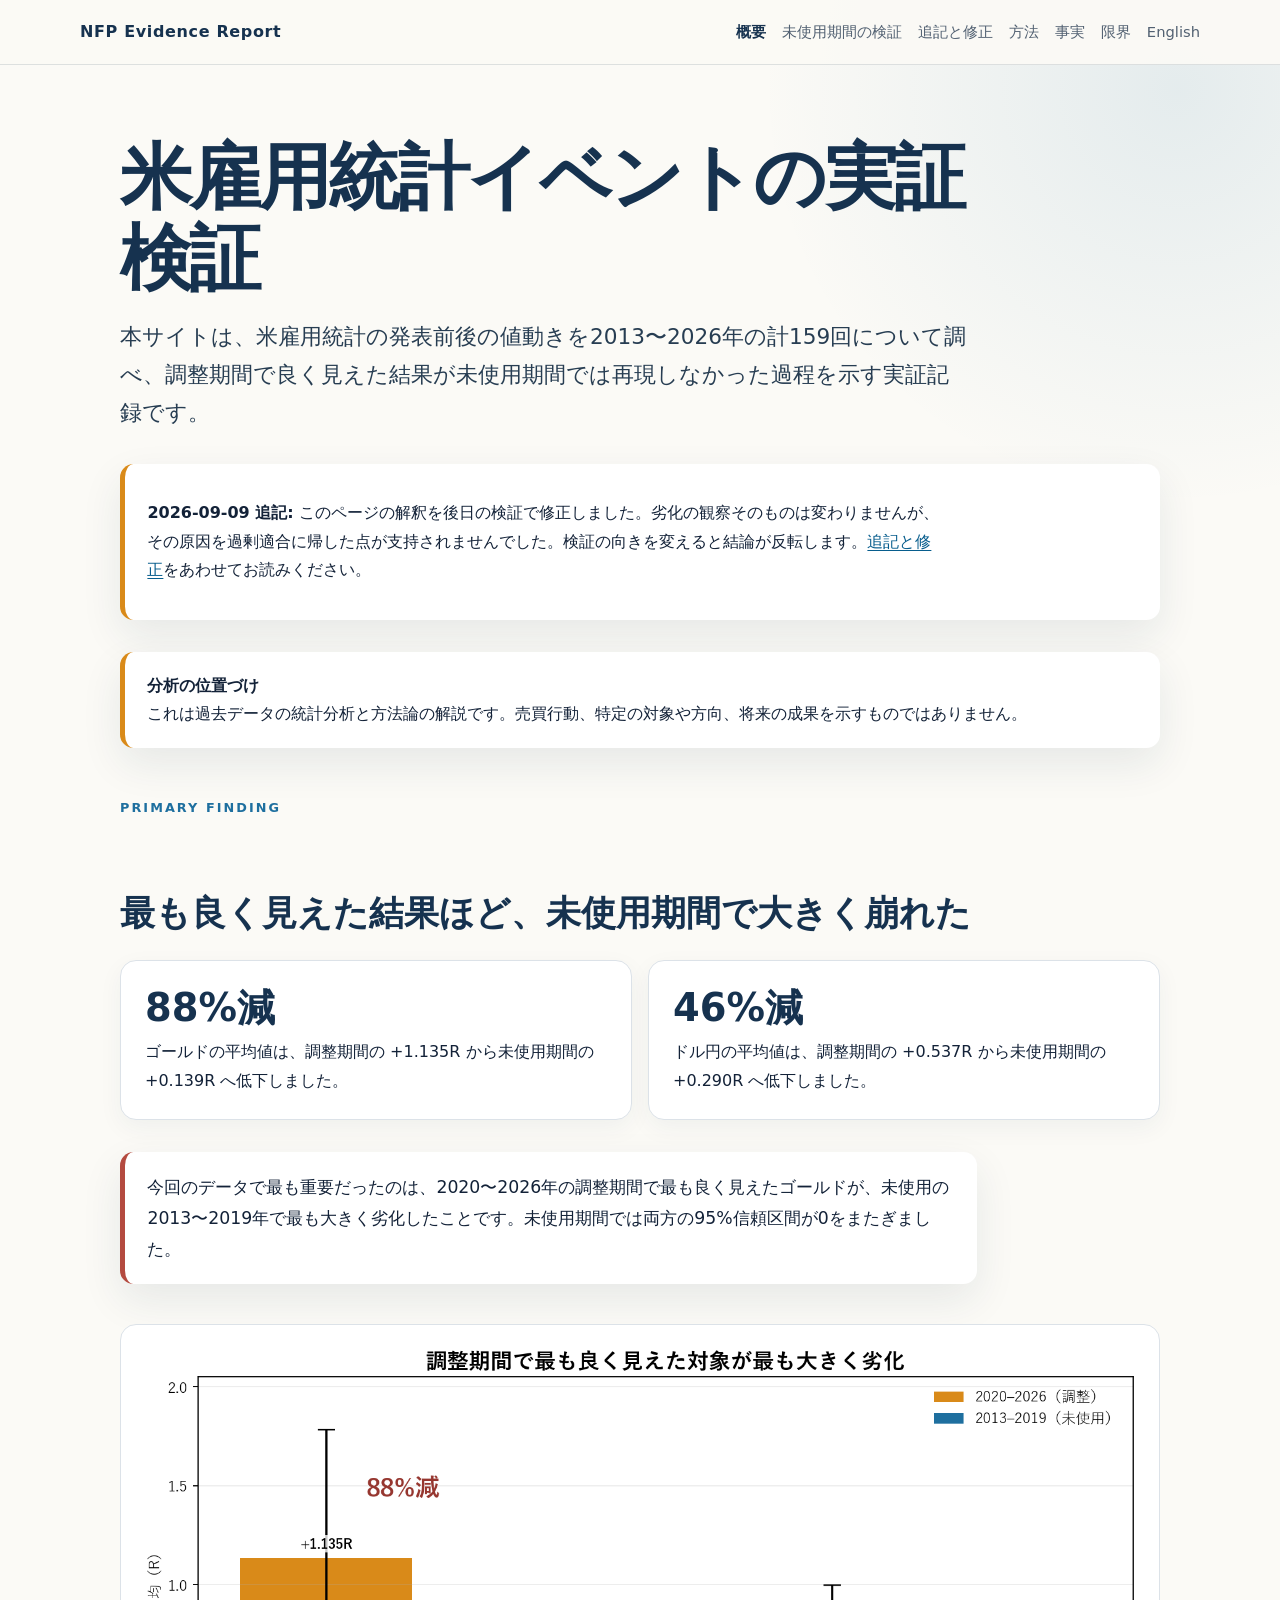
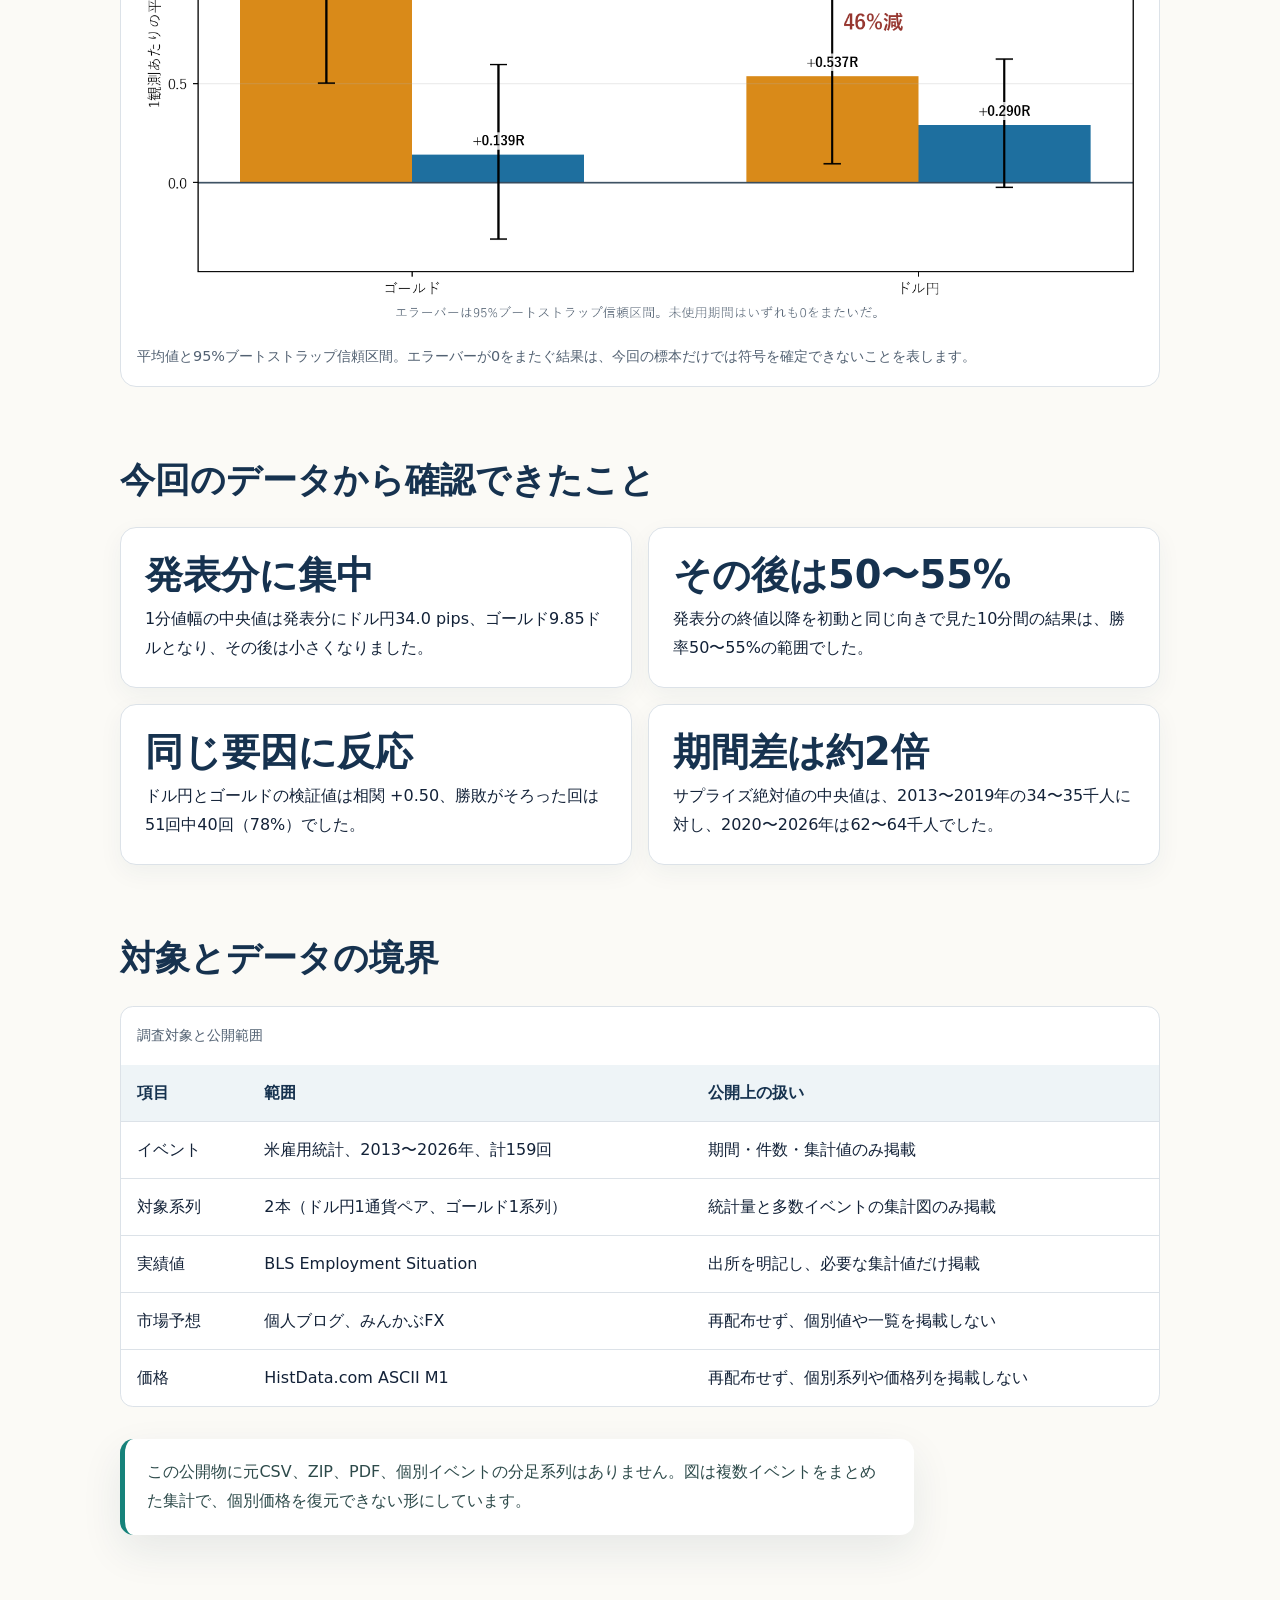
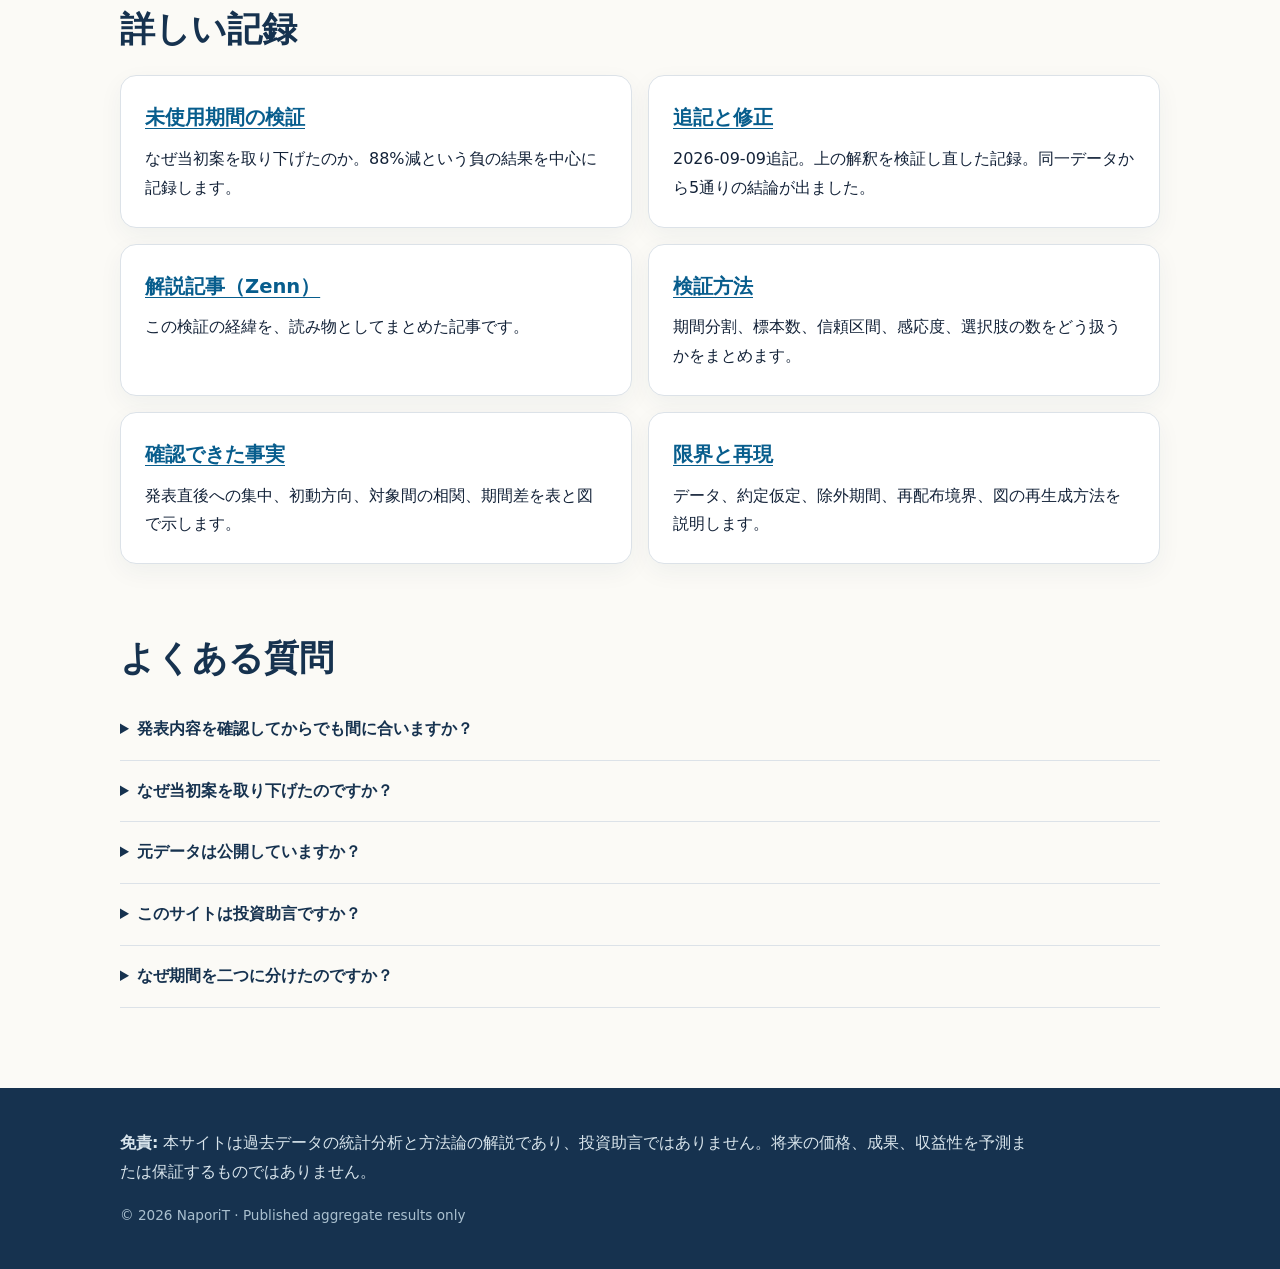
<file: index.html>
<!doctype html>
<html lang="ja">
<head>
  <meta charset="utf-8">
  <meta name="viewport" content="width=device-width, initial-scale=1">
  <meta name="google-site-verification" content="zn0mBhwVb_htL9KT4eKnemEs6Bb4I0INbB7IrqORuYU">
  <title>米雇用統計イベントの実証検証</title>
  <meta name="description" content="2013〜2026年の米雇用統計159回を対象に、発表前後の値動きとアウトオブサンプル検証の失敗を集計した公開研究。">
  <link rel="stylesheet" href="assets/site.css">
  <link rel="canonical" href="https://naporit0742.github.io/nfp-event-study/">
  <link rel="alternate" hreflang="ja" href="https://naporit0742.github.io/nfp-event-study/">
  <link rel="alternate" hreflang="en" href="https://naporit0742.github.io/nfp-event-study/en/">
  <link rel="alternate" hreflang="x-default" href="https://naporit0742.github.io/nfp-event-study/">
  <script type="application/ld+json">
  {
    "@context": "https://schema.org",
    "@graph": [
      {
        "@type": "ScholarlyArticle",
        "headline": "米雇用統計イベントの実証検証",
        "datePublished": "2026-09-09",
        "dateModified": "2026-09-09",
        "author": {"@type": "Person", "name": "NaporiT"},
        "inLanguage": "ja",
        "isAccessibleForFree": true,
        "mainEntityOfPage": "https://naporit0742.github.io/nfp-event-study/"
      },
      {
        "@type": "BreadcrumbList",
        "itemListElement": [
          {"@type": "ListItem", "position": 1, "name": "概要", "item": "https://naporit0742.github.io/nfp-event-study/"}
        ]
      },
      {
        "@type": "FAQPage",
        "mainEntity": [
          {"@type": "Question", "name": "発表内容を確認してからでも間に合いますか？", "acceptedAnswer": {"@type": "Answer", "text": "今回のデータでは値動きが発表分に集中し、その後10分の方向性は50〜55%の範囲でした。発表後に方向を確認する考え方を支持する結果ではありませんでした。"}},
          {"@type": "Question", "name": "なぜ当初案を取り下げたのですか？", "acceptedAnswer": {"@type": "Answer", "text": "2020〜2026年で調整した条件を未使用の2013〜2019年へ固定したまま適用すると、ゴールドの平均値は88%、ドル円は46%低下し、95%信頼区間が0をまたいだからです。"}},
          {"@type": "Question", "name": "元データは公開していますか？", "acceptedAnswer": {"@type": "Answer", "text": "公開していません。価格と市場予想は再配布許諾を確認できないため、集計値、図表、方法論、図の再生成コードだけを公開しています。"}},
          {"@type": "Question", "name": "このサイトは投資助言ですか？", "acceptedAnswer": {"@type": "Answer", "text": "いいえ。過去データの統計分析と検証方法の記録であり、売買行動や将来の成果を示すものではありません。"}},
          {"@type": "Question", "name": "なぜ期間を二つに分けたのですか？", "acceptedAnswer": {"@type": "Answer", "text": "同じデータで条件を選び評価すると過剰適合を見抜けないためです。調整に使わない期間を最初から分離し、条件を変えずに再評価しました。"}}
        ]
      }
    ]
  }
  </script>
</head>
<body>
  <header class="site-header">
    <div class="nav-wrap">
      <a class="site-name" href="index.html">NFP Evidence Report</a>
      <nav class="site-nav" aria-label="主要ナビゲーション">
        <a href="index.html" aria-current="page">概要</a>
        <a href="out-of-sample.html">未使用期間の検証</a>
        <a href="revision.html">追記と修正</a>
        <a href="method.html">方法</a>
        <a href="facts.html">事実</a>
        <a href="limits.html">限界</a>
        <a href="en/index.html" lang="en">English</a>
      </nav>
    </div>
  </header>
  <main>
    <article>
      <h1>米雇用統計イベントの実証検証</h1>
      <p class="definition">本サイトは、米雇用統計の発表前後の値動きを2013〜2026年の計159回について調べ、調整期間で良く見えた結果が未使用期間では再現しなかった過程を示す実証記録です。</p>
      <div class="notice">
        <p><strong>2026-09-09 追記:</strong> このページの解釈を後日の検証で修正しました。劣化の観察そのものは変わりませんが、その原因を過剰適合に帰した点が支持されませんでした。検証の向きを変えると結論が反転します。<a href="revision.html">追記と修正</a>をあわせてお読みください。</p>
      </div>

      <aside class="notice" aria-label="免責">
        <strong>分析の位置づけ</strong><br>
        これは過去データの統計分析と方法論の解説です。売買行動、特定の対象や方向、将来の成果を示すものではありません。
      </aside>

      <p class="eyebrow">Primary finding</p>
      <h2>最も良く見えた結果ほど、未使用期間で大きく崩れた</h2>
      <div class="metric-grid">
        <div class="metric">
          <strong class="negative">88%減</strong>
          <p>ゴールドの平均値は、調整期間の +1.135R から未使用期間の +0.139R へ低下しました。</p>
        </div>
        <div class="metric">
          <strong class="negative">46%減</strong>
          <p>ドル円の平均値は、調整期間の +0.537R から未使用期間の +0.290R へ低下しました。</p>
        </div>
      </div>
      <p class="finding">今回のデータで最も重要だったのは、2020〜2026年の調整期間で最も良く見えたゴールドが、未使用の2013〜2019年で最も大きく劣化したことです。未使用期間では両方の95%信頼区間が0をまたぎました。</p>

      <figure class="figure">
        <img src="assets/oos-comparison.png" width="1631" height="954" alt="ゴールドとドル円について、2020〜2026年の調整期間と2013〜2019年の未使用期間の平均Rを95%信頼区間つきで比較した棒グラフ。ゴールドは88%、ドル円は46%低下している。">
        <figcaption>平均値と95%ブートストラップ信頼区間。エラーバーが0をまたぐ結果は、今回の標本だけでは符号を確定できないことを表します。</figcaption>
      </figure>

      <h2>今回のデータから確認できたこと</h2>
      <div class="metric-grid">
        <div class="metric">
          <strong>発表分に集中</strong>
          <p>1分値幅の中央値は発表分にドル円34.0 pips、ゴールド9.85ドルとなり、その後は小さくなりました。</p>
        </div>
        <div class="metric">
          <strong>その後は50〜55%</strong>
          <p>発表分の終値以降を初動と同じ向きで見た10分間の結果は、勝率50〜55%の範囲でした。</p>
        </div>
        <div class="metric">
          <strong>同じ要因に反応</strong>
          <p>ドル円とゴールドの検証値は相関 +0.50、勝敗がそろった回は51回中40回（78%）でした。</p>
        </div>
        <div class="metric">
          <strong>期間差は約2倍</strong>
          <p>サプライズ絶対値の中央値は、2013〜2019年の34〜35千人に対し、2020〜2026年は62〜64千人でした。</p>
        </div>
      </div>

      <h2>対象とデータの境界</h2>
      <div class="table-wrap">
        <table>
          <caption>調査対象と公開範囲</caption>
          <thead><tr><th>項目</th><th>範囲</th><th>公開上の扱い</th></tr></thead>
          <tbody>
            <tr><td>イベント</td><td>米雇用統計、2013〜2026年、計159回</td><td>期間・件数・集計値のみ掲載</td></tr>
            <tr><td>対象系列</td><td>2本（ドル円1通貨ペア、ゴールド1系列）</td><td>統計量と多数イベントの集計図のみ掲載</td></tr>
            <tr><td>実績値</td><td>BLS Employment Situation</td><td>出所を明記し、必要な集計値だけ掲載</td></tr>
            <tr><td>市場予想</td><td>個人ブログ、みんかぶFX</td><td>再配布せず、個別値や一覧を掲載しない</td></tr>
            <tr><td>価格</td><td>HistData.com ASCII M1</td><td>再配布せず、個別系列や価格列を掲載しない</td></tr>
          </tbody>
        </table>
      </div>
      <p class="source-note">この公開物に元CSV、ZIP、PDF、個別イベントの分足系列はありません。図は複数イベントをまとめた集計で、個別価格を復元できない形にしています。</p>

      <h2>詳しい記録</h2>
      <div class="link-grid">
        <div class="link-card"><h3><a href="out-of-sample.html">未使用期間の検証</a></h3><p>なぜ当初案を取り下げたのか。88%減という負の結果を中心に記録します。</p></div>
        <div class="link-card"><h3><a href="revision.html">追記と修正</a></h3><p>2026-09-09追記。上の解釈を検証し直した記録。同一データから5通りの結論が出ました。</p></div>
        <div class="link-card"><h3><a href="https://zenn.dev/naporit/articles/backtest-split-changes-conclusion" rel="noopener">解説記事（Zenn）</a></h3><p>この検証の経緯を、読み物としてまとめた記事です。</p></div>
        <div class="link-card"><h3><a href="method.html">検証方法</a></h3><p>期間分割、標本数、信頼区間、感応度、選択肢の数をどう扱うかをまとめます。</p></div>
        <div class="link-card"><h3><a href="facts.html">確認できた事実</a></h3><p>発表直後への集中、初動方向、対象間の相関、期間差を表と図で示します。</p></div>
        <div class="link-card"><h3><a href="limits.html">限界と再現</a></h3><p>データ、約定仮定、除外期間、再配布境界、図の再生成方法を説明します。</p></div>
      </div>

      <h2>よくある質問</h2>
      <div class="faq">
        <details><summary>発表内容を確認してからでも間に合いますか？</summary><p>今回のデータでは値動きが発表分に集中し、その後10分の方向性は50〜55%の範囲でした。発表後に方向を確認する考え方を支持する結果ではありませんでした。</p></details>
        <details><summary>なぜ当初案を取り下げたのですか？</summary><p>2020〜2026年で調整した条件を未使用の2013〜2019年へ固定したまま適用すると、ゴールドの平均値は88%、ドル円は46%低下し、95%信頼区間が0をまたいだからです。</p></details>
        <details><summary>元データは公開していますか？</summary><p>公開していません。価格と市場予想は再配布許諾を確認できないため、集計値、図表、方法論、図の再生成コードだけを公開しています。</p></details>
        <details><summary>このサイトは投資助言ですか？</summary><p>いいえ。過去データの統計分析と検証方法の記録であり、売買行動や将来の成果を示すものではありません。</p></details>
        <details><summary>なぜ期間を二つに分けたのですか？</summary><p>同じデータで条件を選び評価すると過剰適合を見抜けないためです。調整に使わない期間を最初から分離し、条件を変えずに再評価しました。</p></details>
      </div>
    </article>
  </main>
  <footer class="site-footer">
    <div class="footer-wrap">
      <p class="disclaimer"><strong>免責:</strong> 本サイトは過去データの統計分析と方法論の解説であり、投資助言ではありません。将来の価格、成果、収益性を予測または保証するものではありません。</p>
      <p class="footer-meta">© 2026 NaporiT · Published aggregate results only</p>
    </div>
  </footer>
</body>
</html>
</file>
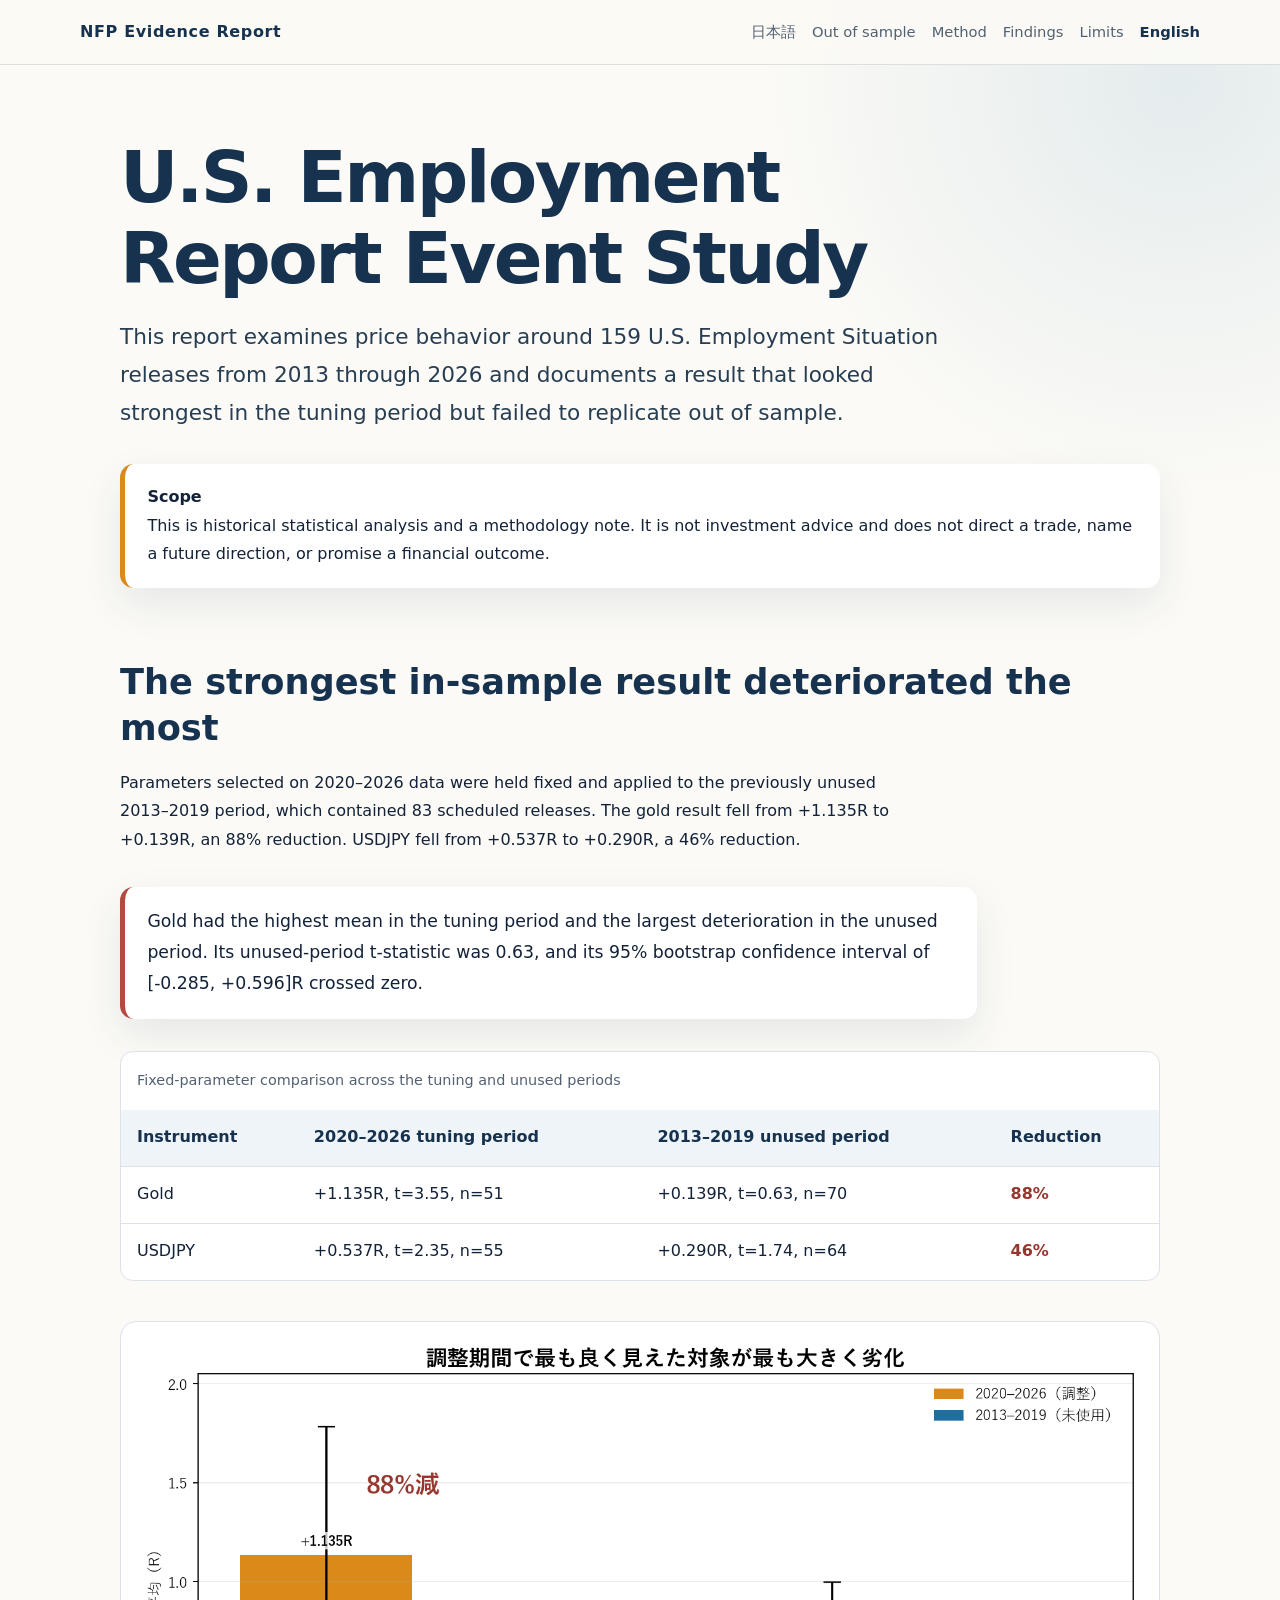
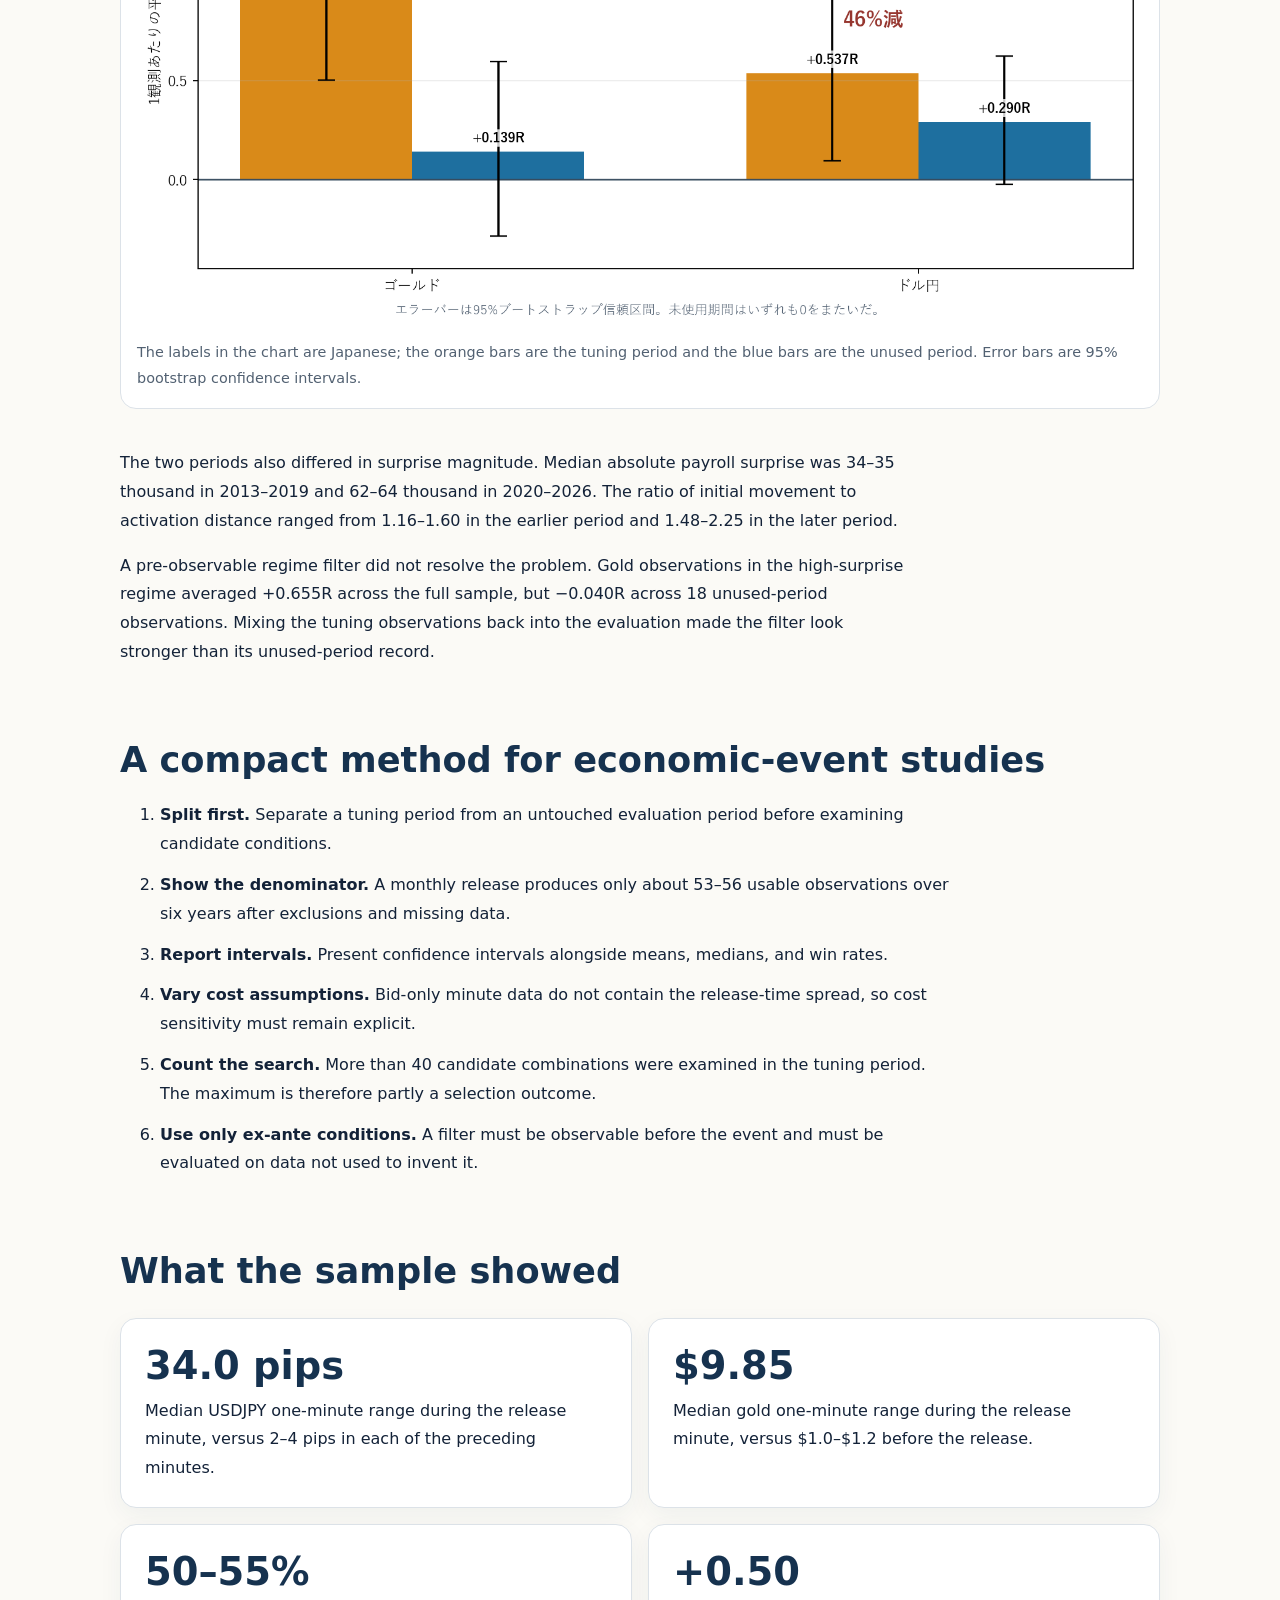
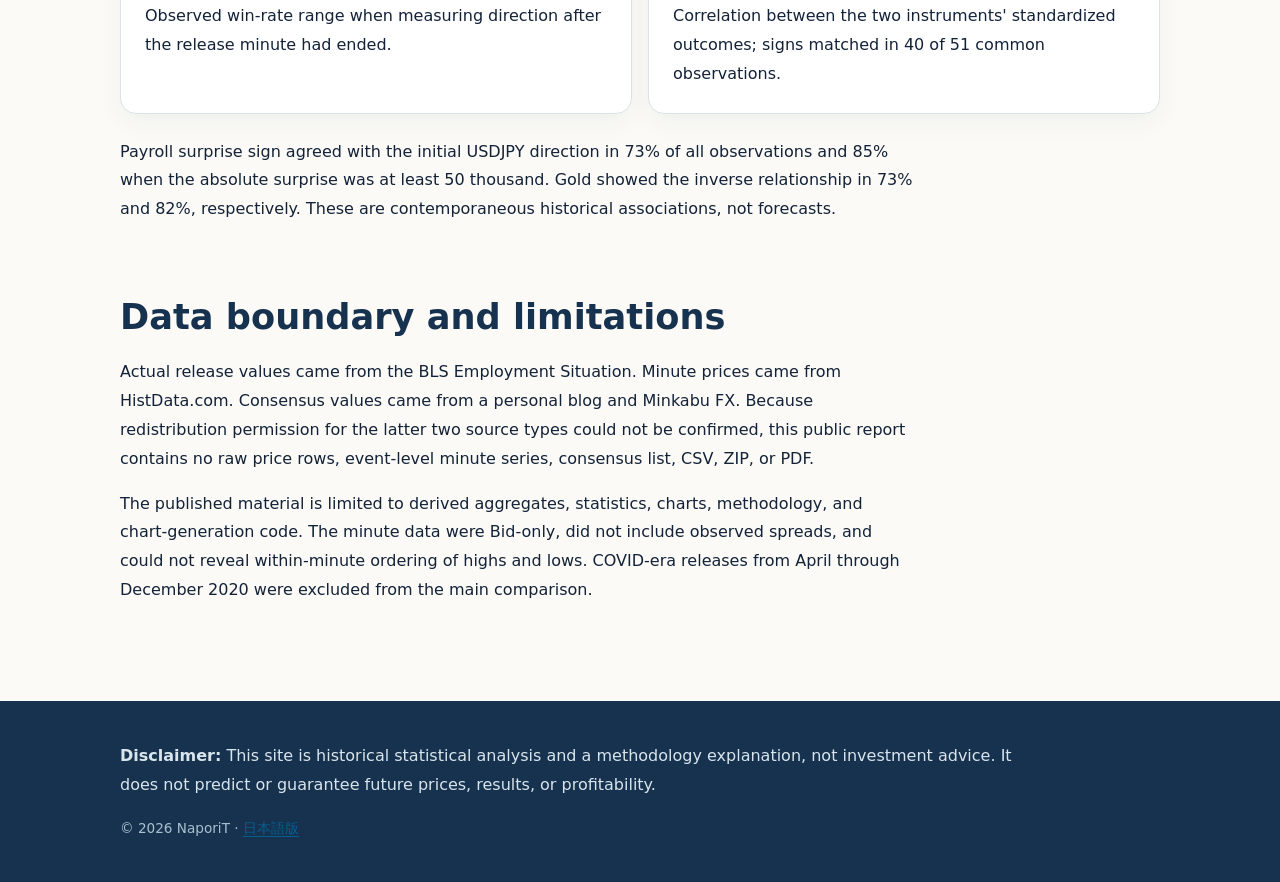
<file: en/index.html>
<!doctype html>
<html lang="en">
<head>
  <meta charset="utf-8">
  <meta name="viewport" content="width=device-width, initial-scale=1">
  <title>U.S. Employment Report Event Study</title>
  <meta name="description" content="An event study of 159 U.S. Employment Situation releases from 2013 to 2026, centered on an out-of-sample result that failed to replicate.">
  <link rel="stylesheet" href="../assets/site.css">
  <link rel="canonical" href="https://naporit0742.github.io/nfp-event-study/en/">
  <link rel="alternate" hreflang="ja" href="https://naporit0742.github.io/nfp-event-study/">
  <link rel="alternate" hreflang="en" href="https://naporit0742.github.io/nfp-event-study/en/">
  <link rel="alternate" hreflang="x-default" href="https://naporit0742.github.io/nfp-event-study/">
  <script type="application/ld+json">
  {
    "@context": "https://schema.org",
    "@graph": [
      {
        "@type": "ScholarlyArticle",
        "headline": "U.S. Employment Report Event Study",
        "datePublished": "2026-09-09",
        "dateModified": "2026-09-09",
        "author": {"@type": "Person", "name": "NaporiT"},
        "inLanguage": "en",
        "isAccessibleForFree": true,
        "mainEntityOfPage": "https://naporit0742.github.io/nfp-event-study/en/"
      },
      {
        "@type": "BreadcrumbList",
        "itemListElement": [
          {"@type": "ListItem", "position": 1, "name": "Japanese report", "item": "https://naporit0742.github.io/nfp-event-study/"},
          {"@type": "ListItem", "position": 2, "name": "English summary", "item": "https://naporit0742.github.io/nfp-event-study/en/"}
        ]
      }
    ]
  }
  </script>
</head>
<body>
  <header class="site-header">
    <div class="nav-wrap">
      <a class="site-name" href="../index.html">NFP Evidence Report</a>
      <nav class="site-nav" aria-label="Primary navigation">
        <a href="../index.html" lang="ja">日本語</a>
        <a href="#out-of-sample">Out of sample</a>
        <a href="#method">Method</a>
        <a href="#facts">Findings</a>
        <a href="#limits">Limits</a>
        <a href="index.html" aria-current="page">English</a>
      </nav>
    </div>
  </header>
  <main>
    <article>
      <h1>U.S. Employment Report Event Study</h1>
      <p class="definition">This report examines price behavior around 159 U.S. Employment Situation releases from 2013 through 2026 and documents a result that looked strongest in the tuning period but failed to replicate out of sample.</p>

      <aside class="notice" aria-label="Disclaimer">
        <strong>Scope</strong><br>
        This is historical statistical analysis and a methodology note. It is not investment advice and does not direct a trade, name a future direction, or promise a financial outcome.
      </aside>

      <section id="out-of-sample">
        <h2>The strongest in-sample result deteriorated the most</h2>
        <p>Parameters selected on 2020–2026 data were held fixed and applied to the previously unused 2013–2019 period, which contained 83 scheduled releases. The gold result fell from +1.135R to +0.139R, an 88% reduction. USDJPY fell from +0.537R to +0.290R, a 46% reduction.</p>
        <p class="finding">Gold had the highest mean in the tuning period and the largest deterioration in the unused period. Its unused-period t-statistic was 0.63, and its 95% bootstrap confidence interval of [-0.285, +0.596]R crossed zero.</p>
        <div class="table-wrap">
          <table>
            <caption>Fixed-parameter comparison across the tuning and unused periods</caption>
            <thead><tr><th>Instrument</th><th>2020–2026 tuning period</th><th>2013–2019 unused period</th><th>Reduction</th></tr></thead>
            <tbody>
              <tr><td>Gold</td><td>+1.135R, t=3.55, n=51</td><td>+0.139R, t=0.63, n=70</td><td class="negative">88%</td></tr>
              <tr><td>USDJPY</td><td>+0.537R, t=2.35, n=55</td><td>+0.290R, t=1.74, n=64</td><td class="negative">46%</td></tr>
            </tbody>
          </table>
        </div>
        <figure class="figure">
          <img src="../assets/oos-comparison.png" width="1631" height="954" alt="Bar chart comparing tuning-period and unused-period mean R with 95 percent confidence intervals for gold and USDJPY; gold declines by 88 percent and USDJPY by 46 percent.">
          <figcaption>The labels in the chart are Japanese; the orange bars are the tuning period and the blue bars are the unused period. Error bars are 95% bootstrap confidence intervals.</figcaption>
        </figure>
        <p>The two periods also differed in surprise magnitude. Median absolute payroll surprise was 34–35 thousand in 2013–2019 and 62–64 thousand in 2020–2026. The ratio of initial movement to activation distance ranged from 1.16–1.60 in the earlier period and 1.48–2.25 in the later period.</p>
        <p>A pre-observable regime filter did not resolve the problem. Gold observations in the high-surprise regime averaged +0.655R across the full sample, but −0.040R across 18 unused-period observations. Mixing the tuning observations back into the evaluation made the filter look stronger than its unused-period record.</p>
      </section>

      <section id="method">
        <h2>A compact method for economic-event studies</h2>
        <ol class="compact-list">
          <li><strong>Split first.</strong> Separate a tuning period from an untouched evaluation period before examining candidate conditions.</li>
          <li><strong>Show the denominator.</strong> A monthly release produces only about 53–56 usable observations over six years after exclusions and missing data.</li>
          <li><strong>Report intervals.</strong> Present confidence intervals alongside means, medians, and win rates.</li>
          <li><strong>Vary cost assumptions.</strong> Bid-only minute data do not contain the release-time spread, so cost sensitivity must remain explicit.</li>
          <li><strong>Count the search.</strong> More than 40 candidate combinations were examined in the tuning period. The maximum is therefore partly a selection outcome.</li>
          <li><strong>Use only ex-ante conditions.</strong> A filter must be observable before the event and must be evaluated on data not used to invent it.</li>
        </ol>
      </section>

      <section id="facts">
        <h2>What the sample showed</h2>
        <div class="metric-grid">
          <div class="metric"><strong>34.0 pips</strong><p>Median USDJPY one-minute range during the release minute, versus 2–4 pips in each of the preceding minutes.</p></div>
          <div class="metric"><strong>$9.85</strong><p>Median gold one-minute range during the release minute, versus $1.0–$1.2 before the release.</p></div>
          <div class="metric"><strong>50–55%</strong><p>Observed win-rate range when measuring direction after the release minute had ended.</p></div>
          <div class="metric"><strong>+0.50</strong><p>Correlation between the two instruments' standardized outcomes; signs matched in 40 of 51 common observations.</p></div>
        </div>
        <p>Payroll surprise sign agreed with the initial USDJPY direction in 73% of all observations and 85% when the absolute surprise was at least 50 thousand. Gold showed the inverse relationship in 73% and 82%, respectively. These are contemporaneous historical associations, not forecasts.</p>
      </section>

      <section id="limits">
        <h2>Data boundary and limitations</h2>
        <p>Actual release values came from the BLS Employment Situation. Minute prices came from HistData.com. Consensus values came from a personal blog and Minkabu FX. Because redistribution permission for the latter two source types could not be confirmed, this public report contains no raw price rows, event-level minute series, consensus list, CSV, ZIP, or PDF.</p>
        <p>The published material is limited to derived aggregates, statistics, charts, methodology, and chart-generation code. The minute data were Bid-only, did not include observed spreads, and could not reveal within-minute ordering of highs and lows. COVID-era releases from April through December 2020 were excluded from the main comparison.</p>
      </section>
    </article>
  </main>
  <footer class="site-footer">
    <div class="footer-wrap">
      <p class="disclaimer"><strong>Disclaimer:</strong> This site is historical statistical analysis and a methodology explanation, not investment advice. It does not predict or guarantee future prices, results, or profitability.</p>
      <p class="footer-meta">© 2026 NaporiT · <a href="../index.html" lang="ja">日本語版</a></p>
    </div>
  </footer>
</body>
</html>
</file>
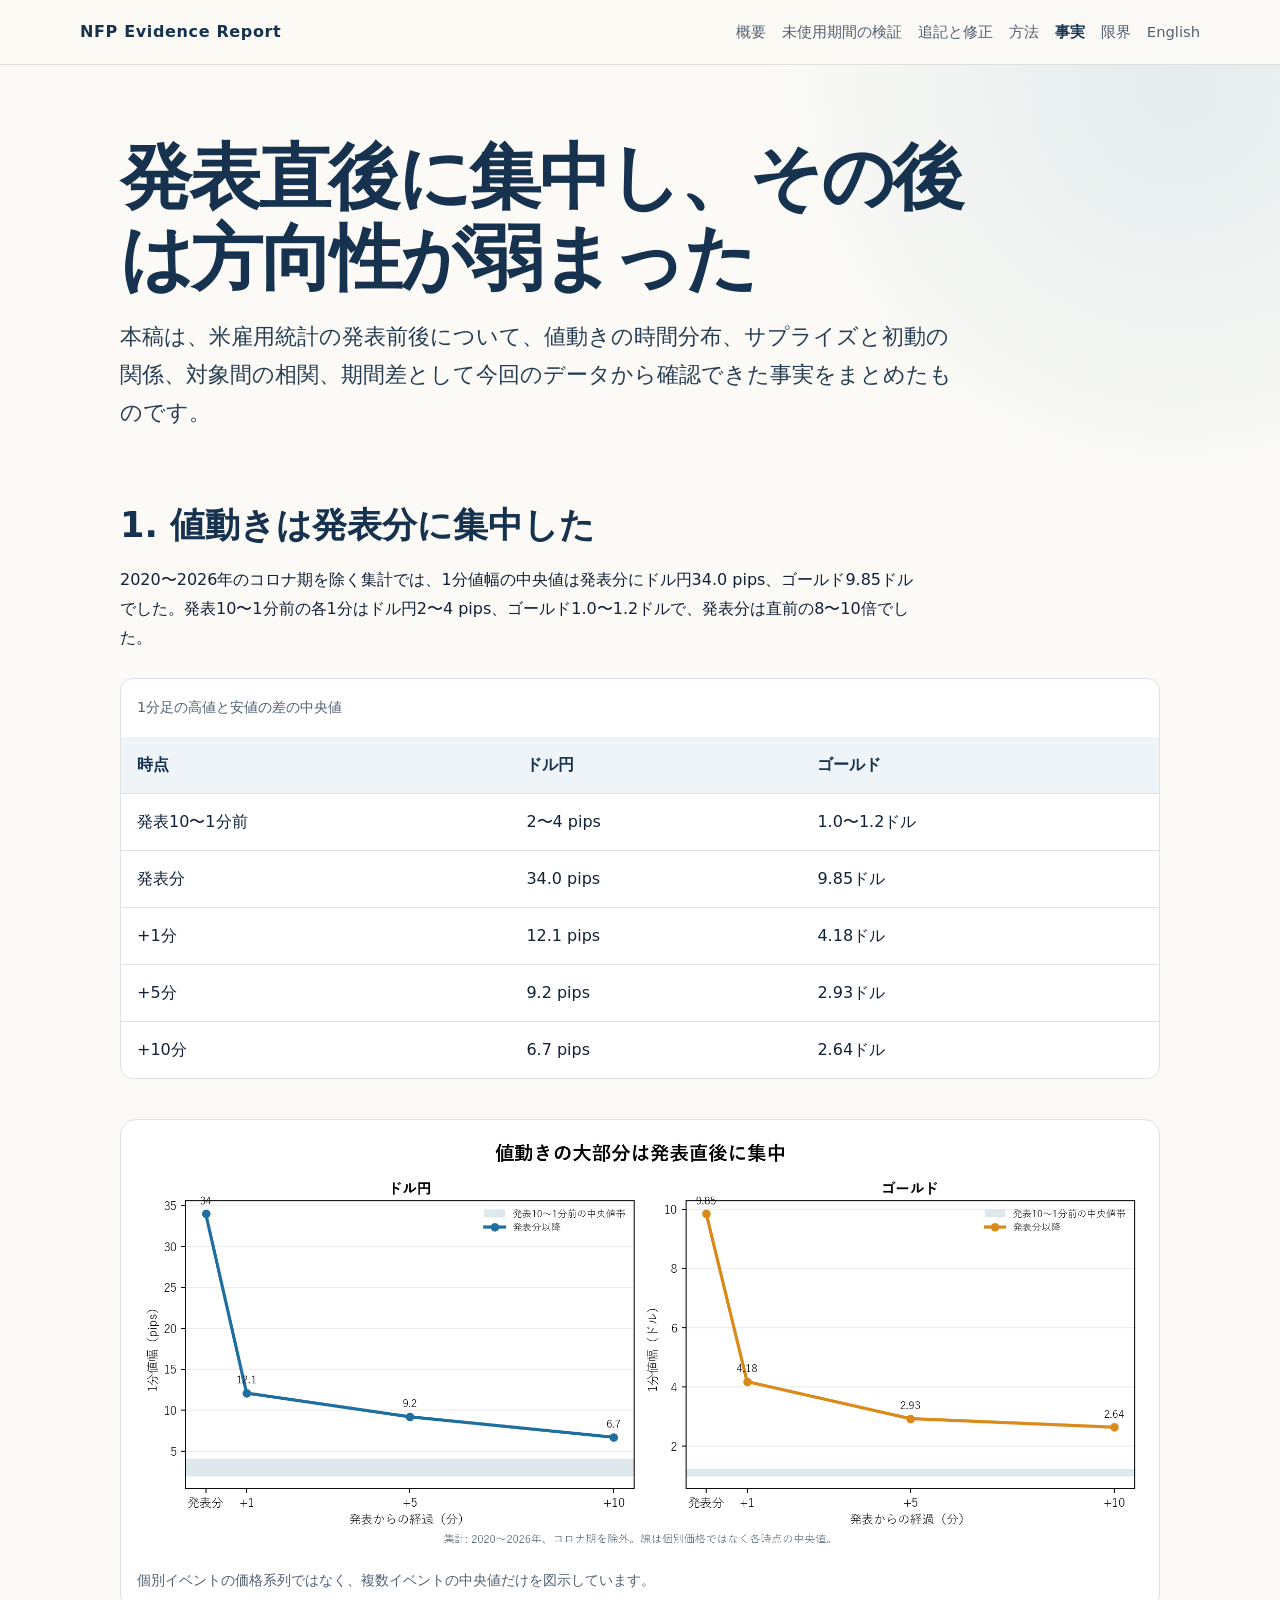
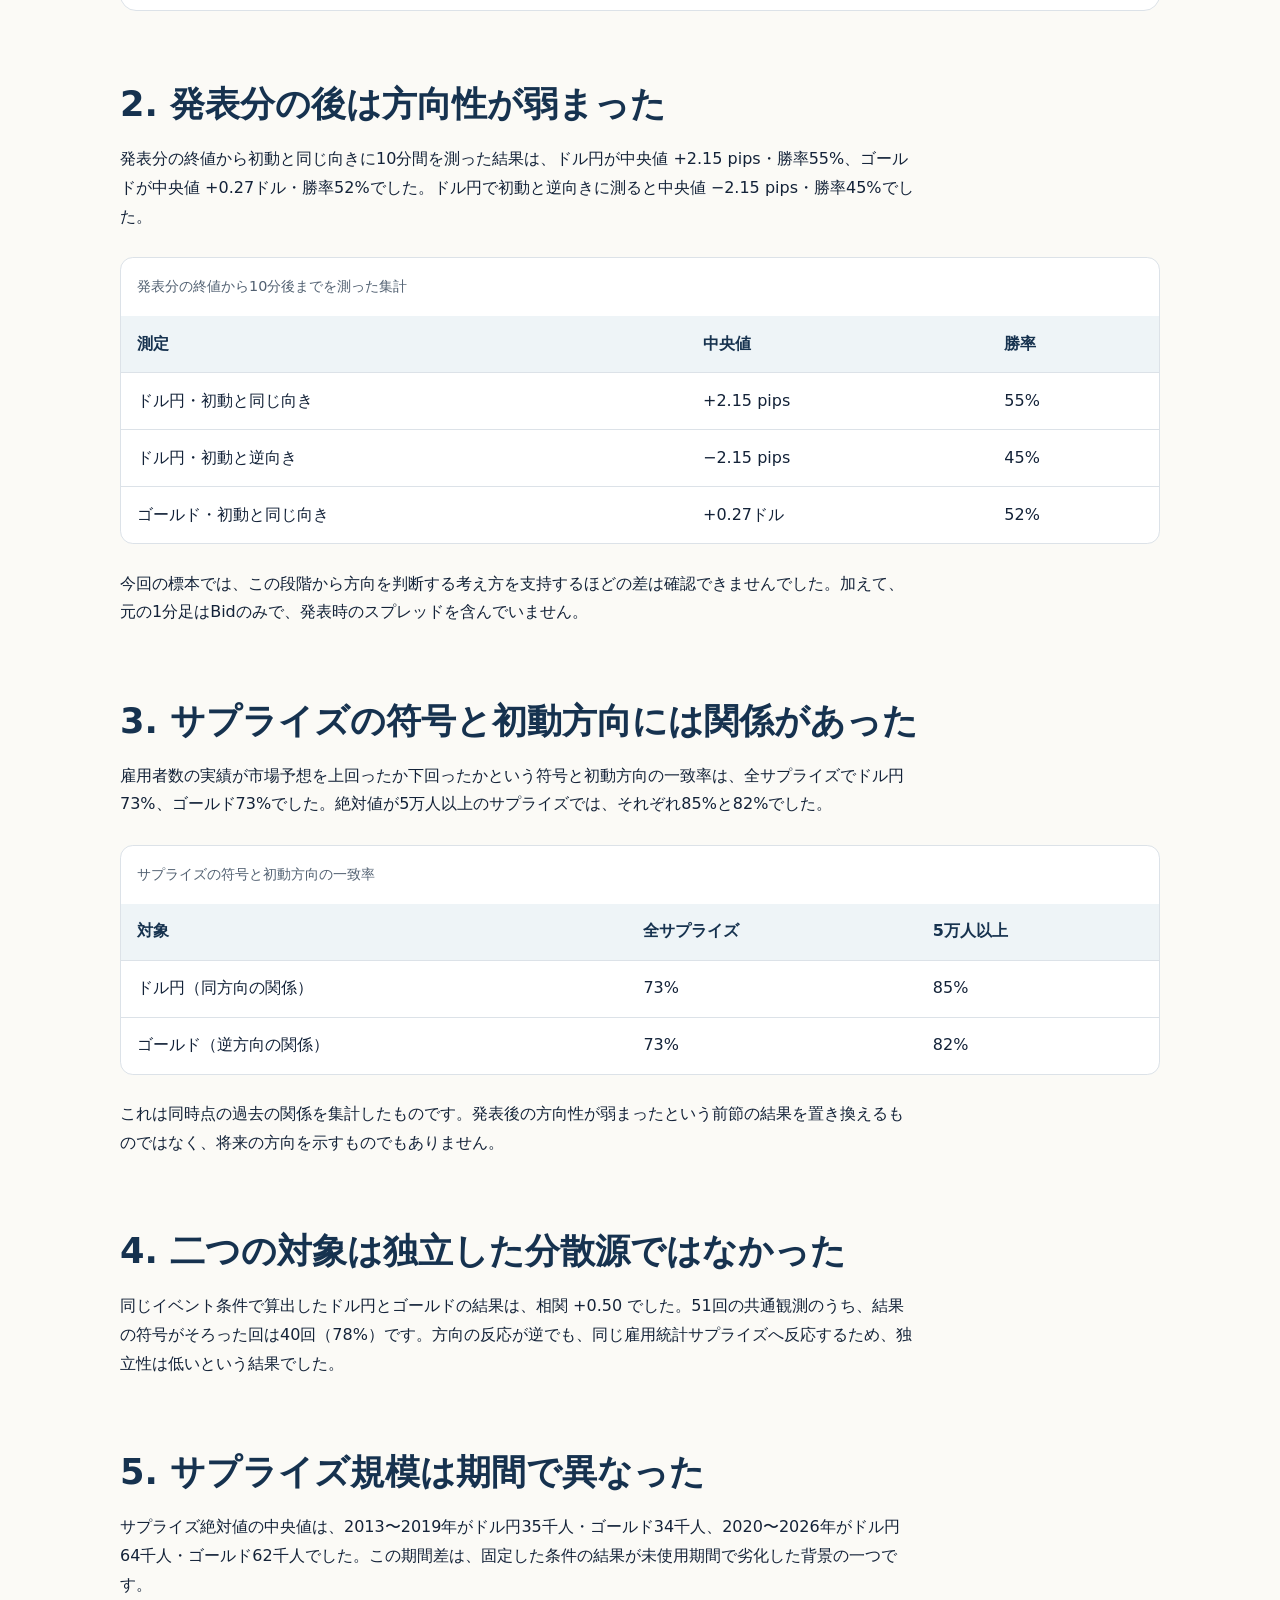
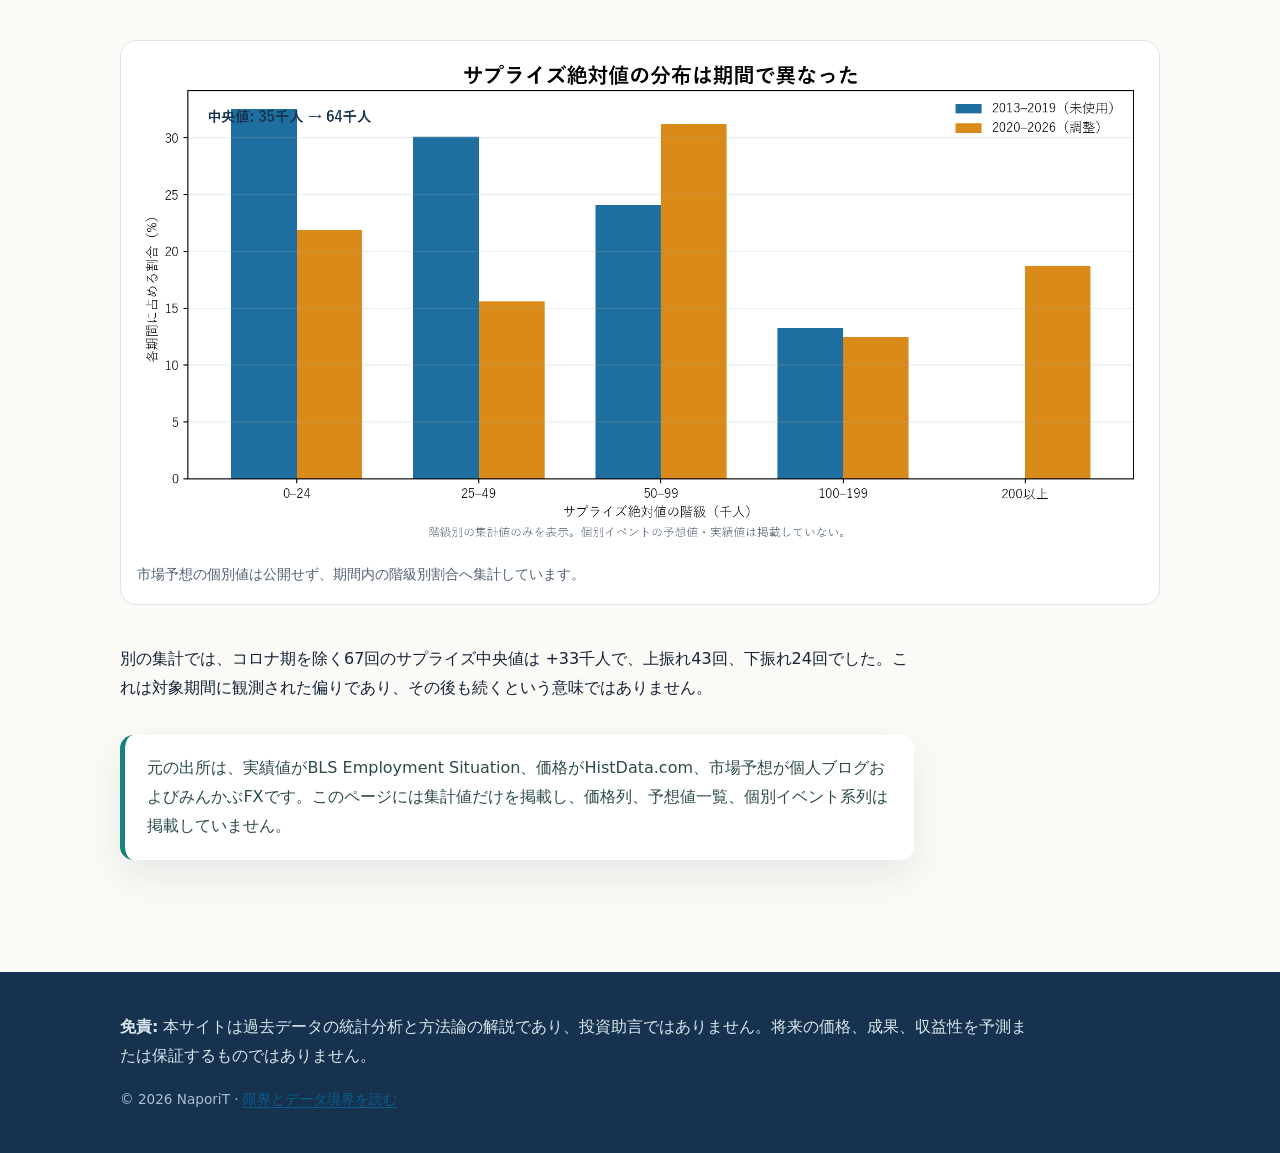
<file: facts.html>
<!doctype html>
<html lang="ja">
<head>
  <meta charset="utf-8">
  <meta name="viewport" content="width=device-width, initial-scale=1">
  <title>米雇用統計の発表前後で確認できた5つの事実</title>
  <meta name="description" content="米雇用統計の発表直後への値動きの集中、発表後の方向性、サプライズと初動、対象間の相関、期間差を集計値で示す。">
  <link rel="stylesheet" href="assets/site.css">
  <link rel="canonical" href="https://naporit0742.github.io/nfp-event-study/facts.html">
  <link rel="alternate" hreflang="ja" href="https://naporit0742.github.io/nfp-event-study/facts.html">
  <link rel="alternate" hreflang="en" href="https://naporit0742.github.io/nfp-event-study/en/#facts">
  <script type="application/ld+json">
  {
    "@context": "https://schema.org",
    "@graph": [
      {
        "@type": "ScholarlyArticle",
        "headline": "米雇用統計の発表前後で確認できた5つの事実",
        "datePublished": "2026-09-09",
        "dateModified": "2026-09-09",
        "author": {"@type": "Person", "name": "NaporiT"},
        "inLanguage": "ja",
        "isAccessibleForFree": true,
        "mainEntityOfPage": "https://naporit0742.github.io/nfp-event-study/facts.html"
      },
      {
        "@type": "BreadcrumbList",
        "itemListElement": [
          {"@type": "ListItem", "position": 1, "name": "概要", "item": "https://naporit0742.github.io/nfp-event-study/"},
          {"@type": "ListItem", "position": 2, "name": "確認できた事実", "item": "https://naporit0742.github.io/nfp-event-study/facts.html"}
        ]
      }
    ]
  }
  </script>
</head>
<body>
  <header class="site-header">
    <div class="nav-wrap">
      <a class="site-name" href="index.html">NFP Evidence Report</a>
      <nav class="site-nav" aria-label="主要ナビゲーション">
        <a href="index.html">概要</a>
        <a href="out-of-sample.html">未使用期間の検証</a>
        <a href="revision.html">追記と修正</a>
        <a href="method.html">方法</a>
        <a href="facts.html" aria-current="page">事実</a>
        <a href="limits.html">限界</a>
        <a href="en/index.html" lang="en">English</a>
      </nav>
    </div>
  </header>
  <main>
    <article>
      <h1>発表直後に集中し、その後は方向性が弱まった</h1>
      <p class="definition">本稿は、米雇用統計の発表前後について、値動きの時間分布、サプライズと初動の関係、対象間の相関、期間差として今回のデータから確認できた事実をまとめたものです。</p>

      <h2>1. 値動きは発表分に集中した</h2>
      <p>2020〜2026年のコロナ期を除く集計では、1分値幅の中央値は発表分にドル円34.0 pips、ゴールド9.85ドルでした。発表10〜1分前の各1分はドル円2〜4 pips、ゴールド1.0〜1.2ドルで、発表分は直前の8〜10倍でした。</p>
      <div class="table-wrap">
        <table>
          <caption>1分足の高値と安値の差の中央値</caption>
          <thead><tr><th>時点</th><th>ドル円</th><th>ゴールド</th></tr></thead>
          <tbody>
            <tr><td>発表10〜1分前</td><td>2〜4 pips</td><td>1.0〜1.2ドル</td></tr>
            <tr><td>発表分</td><td>34.0 pips</td><td>9.85ドル</td></tr>
            <tr><td>+1分</td><td>12.1 pips</td><td>4.18ドル</td></tr>
            <tr><td>+5分</td><td>9.2 pips</td><td>2.93ドル</td></tr>
            <tr><td>+10分</td><td>6.7 pips</td><td>2.64ドル</td></tr>
          </tbody>
        </table>
      </div>
      <figure class="figure">
        <img src="assets/minute-ranges.png" width="1955" height="811" alt="ドル円とゴールドの1分値幅中央値を発表分、1分後、5分後、10分後で示し、発表直後から急速に小さくなる様子を比較した折れ線グラフ。">
        <figcaption>個別イベントの価格系列ではなく、複数イベントの中央値だけを図示しています。</figcaption>
      </figure>

      <h2>2. 発表分の後は方向性が弱まった</h2>
      <p>発表分の終値から初動と同じ向きに10分間を測った結果は、ドル円が中央値 +2.15 pips・勝率55%、ゴールドが中央値 +0.27ドル・勝率52%でした。ドル円で初動と逆向きに測ると中央値 −2.15 pips・勝率45%でした。</p>
      <div class="table-wrap">
        <table>
          <caption>発表分の終値から10分後までを測った集計</caption>
          <thead><tr><th>測定</th><th>中央値</th><th>勝率</th></tr></thead>
          <tbody>
            <tr><td>ドル円・初動と同じ向き</td><td>+2.15 pips</td><td>55%</td></tr>
            <tr><td>ドル円・初動と逆向き</td><td>−2.15 pips</td><td>45%</td></tr>
            <tr><td>ゴールド・初動と同じ向き</td><td>+0.27ドル</td><td>52%</td></tr>
          </tbody>
        </table>
      </div>
      <p>今回の標本では、この段階から方向を判断する考え方を支持するほどの差は確認できませんでした。加えて、元の1分足はBidのみで、発表時のスプレッドを含んでいません。</p>

      <h2>3. サプライズの符号と初動方向には関係があった</h2>
      <p>雇用者数の実績が市場予想を上回ったか下回ったかという符号と初動方向の一致率は、全サプライズでドル円73%、ゴールド73%でした。絶対値が5万人以上のサプライズでは、それぞれ85%と82%でした。</p>
      <div class="table-wrap">
        <table>
          <caption>サプライズの符号と初動方向の一致率</caption>
          <thead><tr><th>対象</th><th>全サプライズ</th><th>5万人以上</th></tr></thead>
          <tbody>
            <tr><td>ドル円（同方向の関係）</td><td>73%</td><td>85%</td></tr>
            <tr><td>ゴールド（逆方向の関係）</td><td>73%</td><td>82%</td></tr>
          </tbody>
        </table>
      </div>
      <p>これは同時点の過去の関係を集計したものです。発表後の方向性が弱まったという前節の結果を置き換えるものではなく、将来の方向を示すものでもありません。</p>

      <h2>4. 二つの対象は独立した分散源ではなかった</h2>
      <p>同じイベント条件で算出したドル円とゴールドの結果は、相関 +0.50 でした。51回の共通観測のうち、結果の符号がそろった回は40回（78%）です。方向の反応が逆でも、同じ雇用統計サプライズへ反応するため、独立性は低いという結果でした。</p>

      <h2>5. サプライズ規模は期間で異なった</h2>
      <p>サプライズ絶対値の中央値は、2013〜2019年がドル円35千人・ゴールド34千人、2020〜2026年がドル円64千人・ゴールド62千人でした。この期間差は、固定した条件の結果が未使用期間で劣化した背景の一つです。</p>
      <figure class="figure">
        <img src="assets/surprise-distribution.png" width="1819" height="888" alt="2013〜2019年と2020〜2026年の雇用者数サプライズ絶対値を5階級の割合で比較し、後の期間ほど大きな階級が多いことを示す棒グラフ。">
        <figcaption>市場予想の個別値は公開せず、期間内の階級別割合へ集計しています。</figcaption>
      </figure>
      <p>別の集計では、コロナ期を除く67回のサプライズ中央値は +33千人で、上振れ43回、下振れ24回でした。これは対象期間に観測された偏りであり、その後も続くという意味ではありません。</p>

      <p class="source-note">元の出所は、実績値がBLS Employment Situation、価格がHistData.com、市場予想が個人ブログおよびみんかぶFXです。このページには集計値だけを掲載し、価格列、予想値一覧、個別イベント系列は掲載していません。</p>
    </article>
  </main>
  <footer class="site-footer">
    <div class="footer-wrap">
      <p class="disclaimer"><strong>免責:</strong> 本サイトは過去データの統計分析と方法論の解説であり、投資助言ではありません。将来の価格、成果、収益性を予測または保証するものではありません。</p>
      <p class="footer-meta">© 2026 NaporiT · <a href="limits.html">限界とデータ境界を読む</a></p>
    </div>
  </footer>
</body>
</html>
</file>
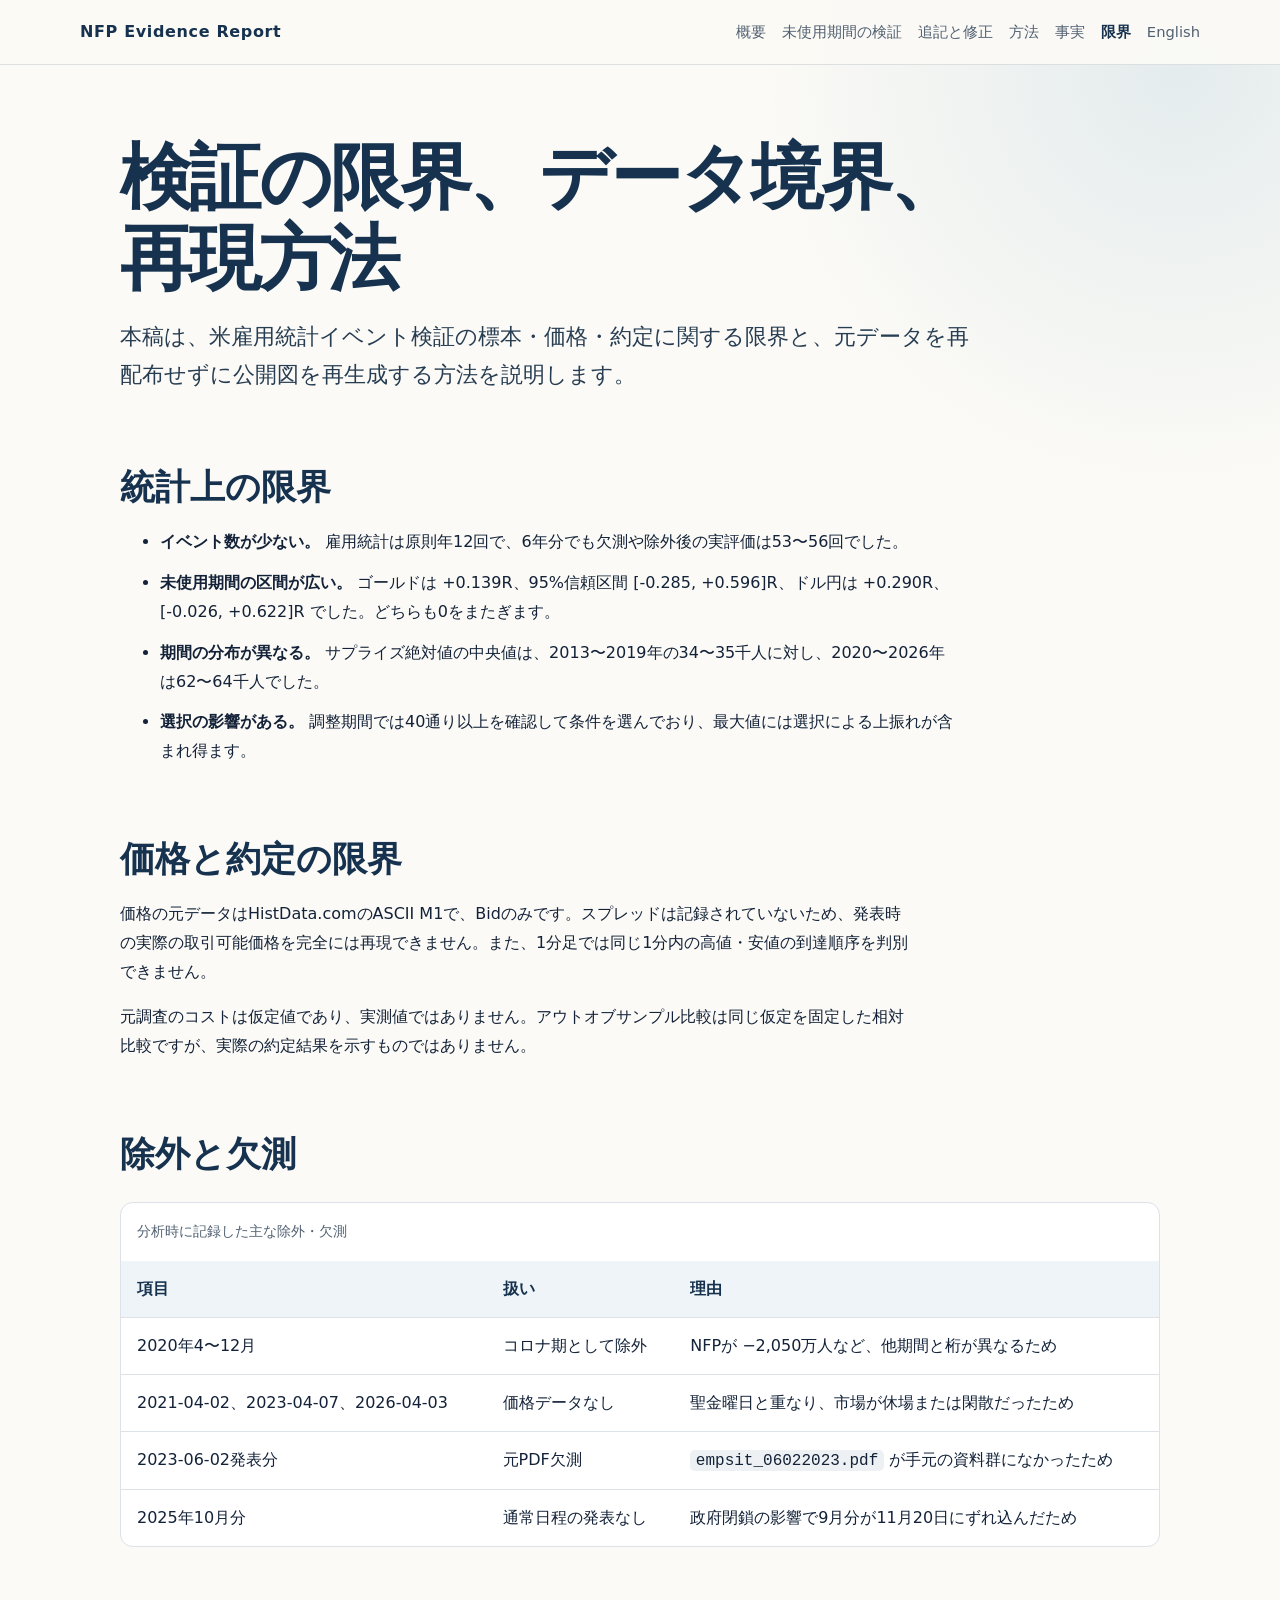
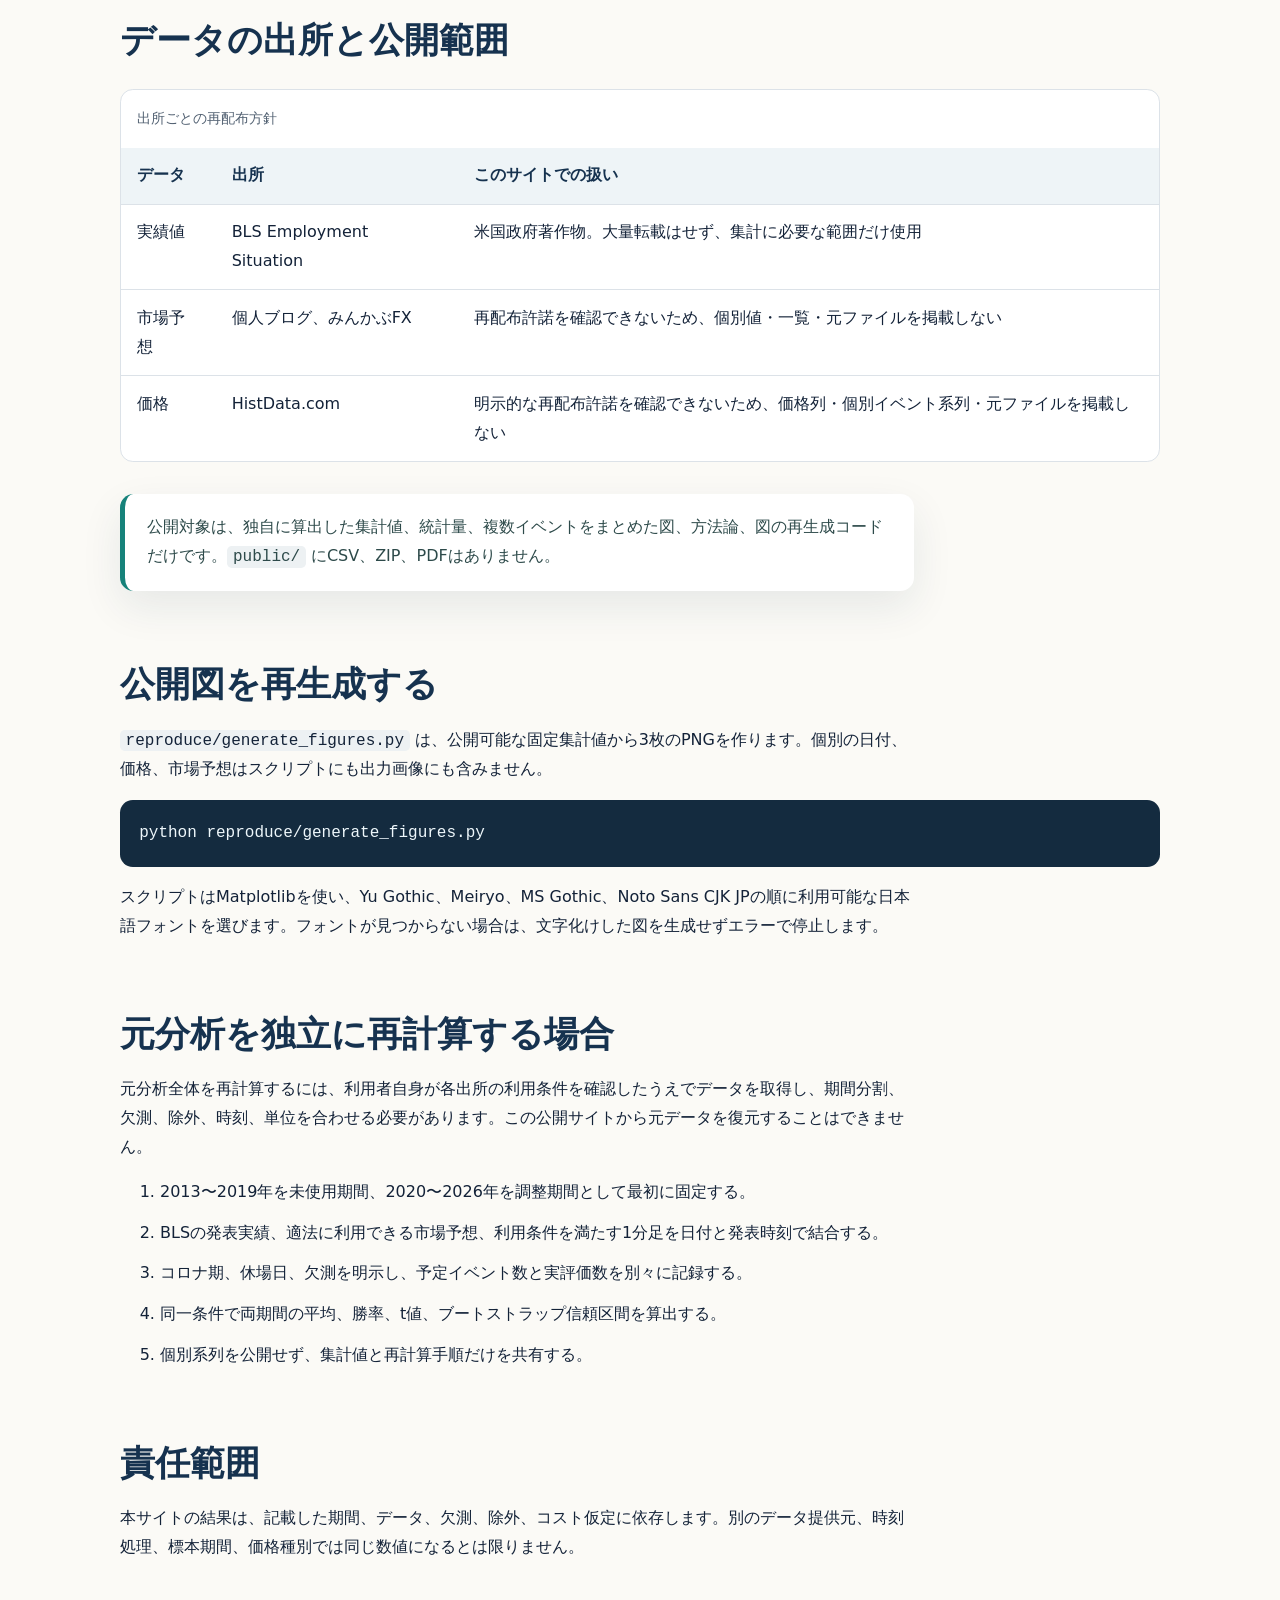
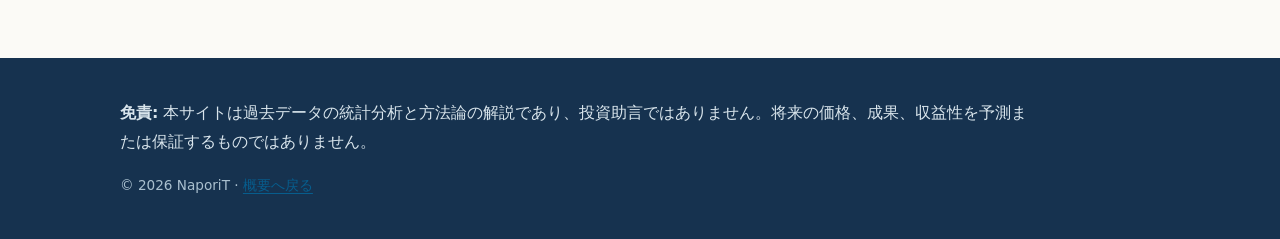
<file: limits.html>
<!doctype html>
<html lang="ja">
<head>
  <meta charset="utf-8">
  <meta name="viewport" content="width=device-width, initial-scale=1">
  <title>検証の限界、データ境界、再現方法</title>
  <meta name="description" content="米雇用統計イベント検証の標本数、約定仮定、除外データ、出所、再配布しない理由、公開図の再生成方法。">
  <link rel="stylesheet" href="assets/site.css">
  <link rel="canonical" href="https://naporit0742.github.io/nfp-event-study/limits.html">
  <link rel="alternate" hreflang="ja" href="https://naporit0742.github.io/nfp-event-study/limits.html">
  <link rel="alternate" hreflang="en" href="https://naporit0742.github.io/nfp-event-study/en/#limits">
  <script type="application/ld+json">
  {
    "@context": "https://schema.org",
    "@graph": [
      {
        "@type": "ScholarlyArticle",
        "headline": "検証の限界、データ境界、再現方法",
        "datePublished": "2026-09-09",
        "dateModified": "2026-09-09",
        "author": {"@type": "Person", "name": "NaporiT"},
        "inLanguage": "ja",
        "isAccessibleForFree": true,
        "mainEntityOfPage": "https://naporit0742.github.io/nfp-event-study/limits.html"
      },
      {
        "@type": "BreadcrumbList",
        "itemListElement": [
          {"@type": "ListItem", "position": 1, "name": "概要", "item": "https://naporit0742.github.io/nfp-event-study/"},
          {"@type": "ListItem", "position": 2, "name": "限界と再現", "item": "https://naporit0742.github.io/nfp-event-study/limits.html"}
        ]
      }
    ]
  }
  </script>
</head>
<body>
  <header class="site-header">
    <div class="nav-wrap">
      <a class="site-name" href="index.html">NFP Evidence Report</a>
      <nav class="site-nav" aria-label="主要ナビゲーション">
        <a href="index.html">概要</a>
        <a href="out-of-sample.html">未使用期間の検証</a>
        <a href="revision.html">追記と修正</a>
        <a href="method.html">方法</a>
        <a href="facts.html">事実</a>
        <a href="limits.html" aria-current="page">限界</a>
        <a href="en/index.html" lang="en">English</a>
      </nav>
    </div>
  </header>
  <main>
    <article>
      <h1>検証の限界、データ境界、再現方法</h1>
      <p class="definition">本稿は、米雇用統計イベント検証の標本・価格・約定に関する限界と、元データを再配布せずに公開図を再生成する方法を説明します。</p>

      <h2>統計上の限界</h2>
      <ul class="compact-list">
        <li><strong>イベント数が少ない。</strong> 雇用統計は原則年12回で、6年分でも欠測や除外後の実評価は53〜56回でした。</li>
        <li><strong>未使用期間の区間が広い。</strong> ゴールドは +0.139R、95%信頼区間 [-0.285, +0.596]R、ドル円は +0.290R、[-0.026, +0.622]R でした。どちらも0をまたぎます。</li>
        <li><strong>期間の分布が異なる。</strong> サプライズ絶対値の中央値は、2013〜2019年の34〜35千人に対し、2020〜2026年は62〜64千人でした。</li>
        <li><strong>選択の影響がある。</strong> 調整期間では40通り以上を確認して条件を選んでおり、最大値には選択による上振れが含まれ得ます。</li>
      </ul>

      <h2>価格と約定の限界</h2>
      <p>価格の元データはHistData.comのASCII M1で、Bidのみです。スプレッドは記録されていないため、発表時の実際の取引可能価格を完全には再現できません。また、1分足では同じ1分内の高値・安値の到達順序を判別できません。</p>
      <p>元調査のコストは仮定値であり、実測値ではありません。アウトオブサンプル比較は同じ仮定を固定した相対比較ですが、実際の約定結果を示すものではありません。</p>

      <h2>除外と欠測</h2>
      <div class="table-wrap">
        <table>
          <caption>分析時に記録した主な除外・欠測</caption>
          <thead><tr><th>項目</th><th>扱い</th><th>理由</th></tr></thead>
          <tbody>
            <tr><td>2020年4〜12月</td><td>コロナ期として除外</td><td>NFPが −2,050万人など、他期間と桁が異なるため</td></tr>
            <tr><td>2021-04-02、2023-04-07、2026-04-03</td><td>価格データなし</td><td>聖金曜日と重なり、市場が休場または閑散だったため</td></tr>
            <tr><td>2023-06-02発表分</td><td>元PDF欠測</td><td><code>empsit_06022023.pdf</code> が手元の資料群になかったため</td></tr>
            <tr><td>2025年10月分</td><td>通常日程の発表なし</td><td>政府閉鎖の影響で9月分が11月20日にずれ込んだため</td></tr>
          </tbody>
        </table>
      </div>

      <h2>データの出所と公開範囲</h2>
      <div class="table-wrap">
        <table>
          <caption>出所ごとの再配布方針</caption>
          <thead><tr><th>データ</th><th>出所</th><th>このサイトでの扱い</th></tr></thead>
          <tbody>
            <tr><td>実績値</td><td>BLS Employment Situation</td><td>米国政府著作物。大量転載はせず、集計に必要な範囲だけ使用</td></tr>
            <tr><td>市場予想</td><td>個人ブログ、みんかぶFX</td><td>再配布許諾を確認できないため、個別値・一覧・元ファイルを掲載しない</td></tr>
            <tr><td>価格</td><td>HistData.com</td><td>明示的な再配布許諾を確認できないため、価格列・個別イベント系列・元ファイルを掲載しない</td></tr>
          </tbody>
        </table>
      </div>
      <p class="source-note">公開対象は、独自に算出した集計値、統計量、複数イベントをまとめた図、方法論、図の再生成コードだけです。<code>public/</code> にCSV、ZIP、PDFはありません。</p>

      <h2>公開図を再生成する</h2>
      <p><code>reproduce/generate_figures.py</code> は、公開可能な固定集計値から3枚のPNGを作ります。個別の日付、価格、市場予想はスクリプトにも出力画像にも含みません。</p>
      <pre><code>python reproduce/generate_figures.py</code></pre>
      <p>スクリプトはMatplotlibを使い、Yu Gothic、Meiryo、MS Gothic、Noto Sans CJK JPの順に利用可能な日本語フォントを選びます。フォントが見つからない場合は、文字化けした図を生成せずエラーで停止します。</p>

      <h2>元分析を独立に再計算する場合</h2>
      <p>元分析全体を再計算するには、利用者自身が各出所の利用条件を確認したうえでデータを取得し、期間分割、欠測、除外、時刻、単位を合わせる必要があります。この公開サイトから元データを復元することはできません。</p>
      <ol class="compact-list">
        <li>2013〜2019年を未使用期間、2020〜2026年を調整期間として最初に固定する。</li>
        <li>BLSの発表実績、適法に利用できる市場予想、利用条件を満たす1分足を日付と発表時刻で結合する。</li>
        <li>コロナ期、休場日、欠測を明示し、予定イベント数と実評価数を別々に記録する。</li>
        <li>同一条件で両期間の平均、勝率、t値、ブートストラップ信頼区間を算出する。</li>
        <li>個別系列を公開せず、集計値と再計算手順だけを共有する。</li>
      </ol>

      <h2>責任範囲</h2>
      <p>本サイトの結果は、記載した期間、データ、欠測、除外、コスト仮定に依存します。別のデータ提供元、時刻処理、標本期間、価格種別では同じ数値になるとは限りません。</p>
    </article>
  </main>
  <footer class="site-footer">
    <div class="footer-wrap">
      <p class="disclaimer"><strong>免責:</strong> 本サイトは過去データの統計分析と方法論の解説であり、投資助言ではありません。将来の価格、成果、収益性を予測または保証するものではありません。</p>
      <p class="footer-meta">© 2026 NaporiT · <a href="index.html">概要へ戻る</a></p>
    </div>
  </footer>
</body>
</html>
</file>
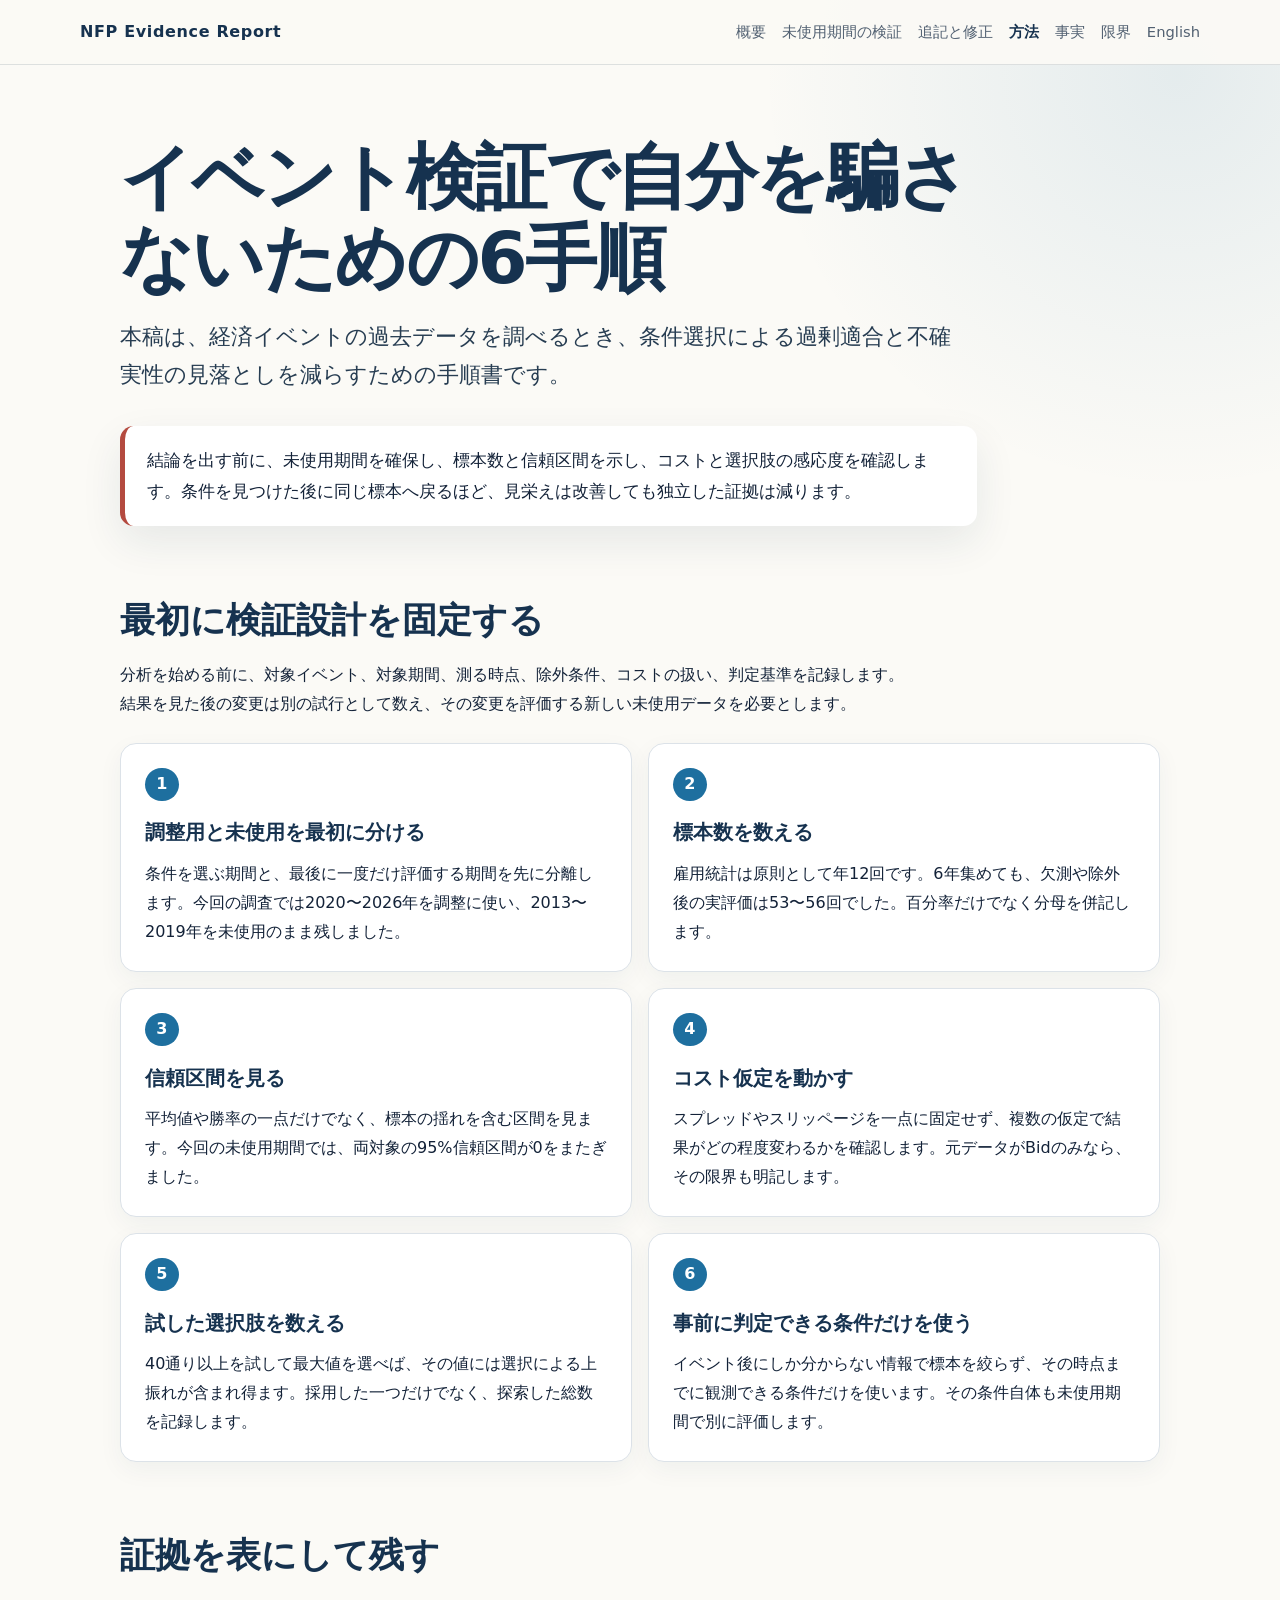
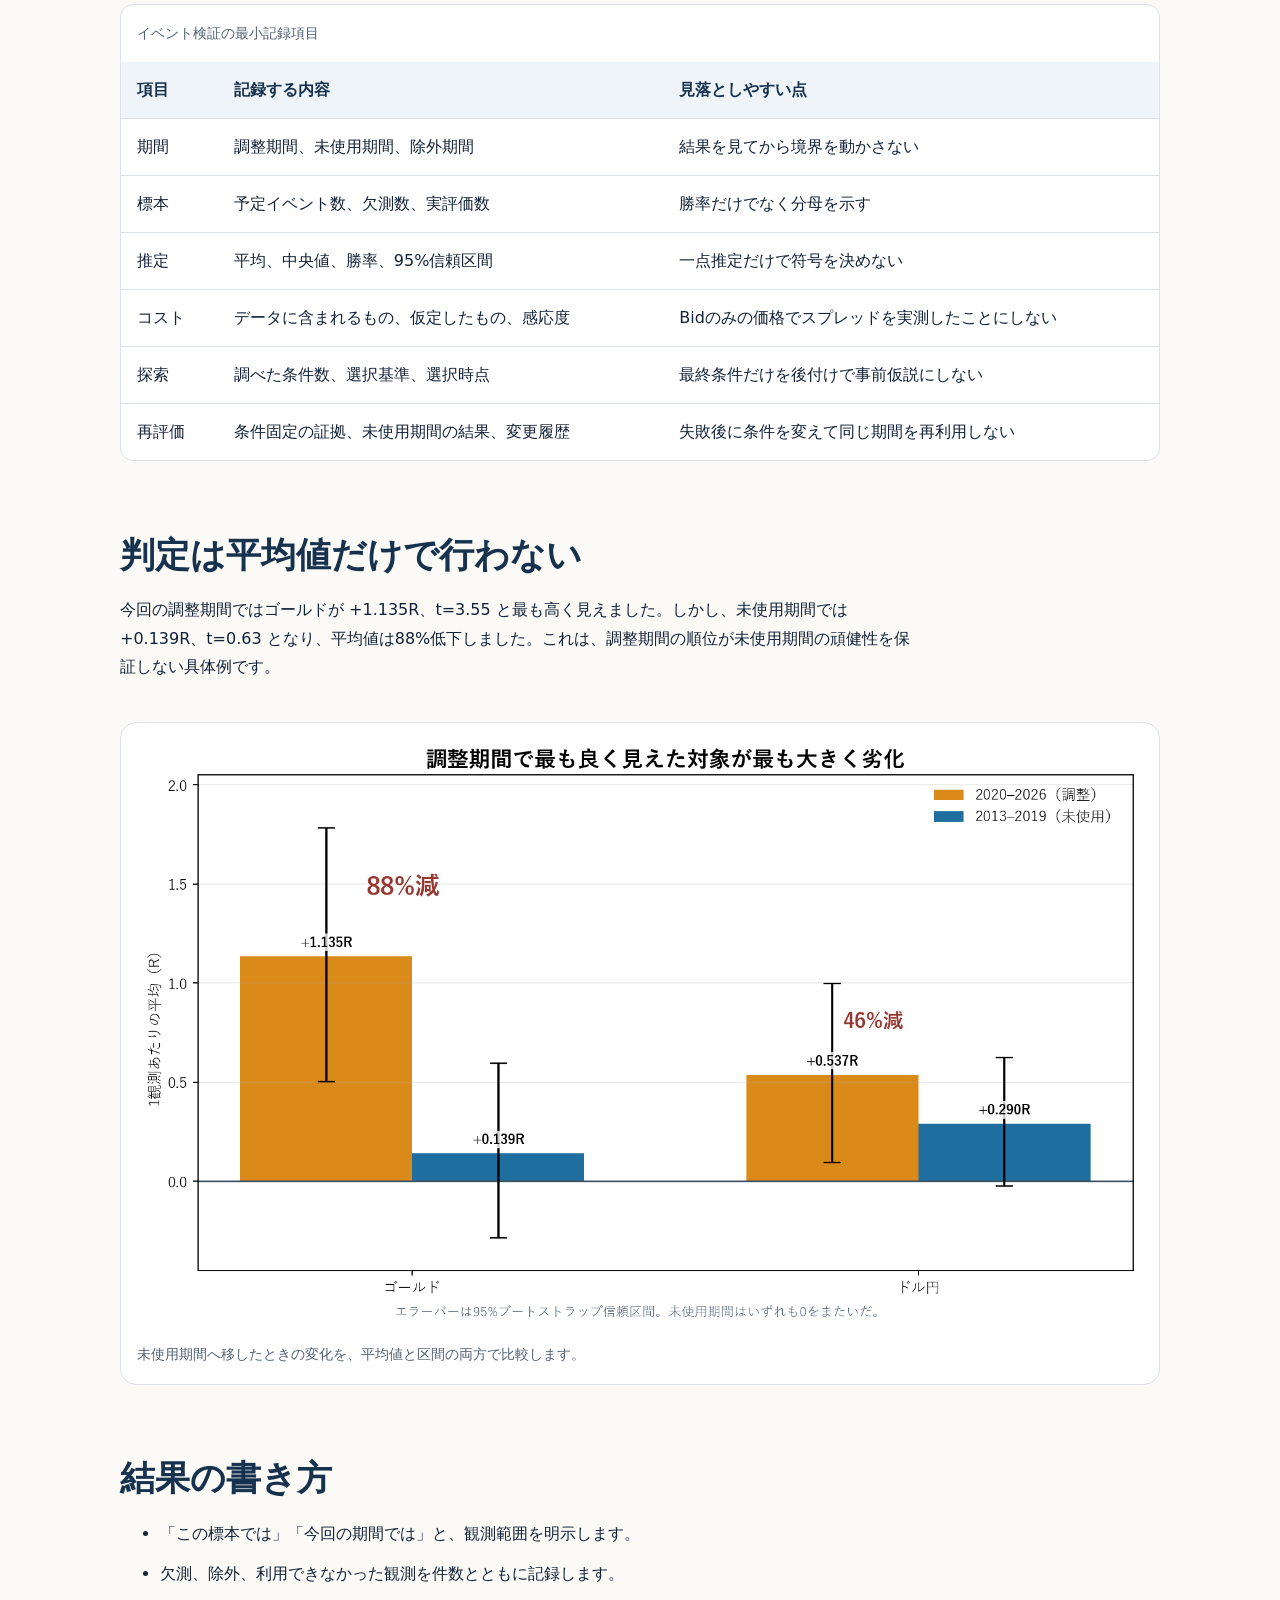
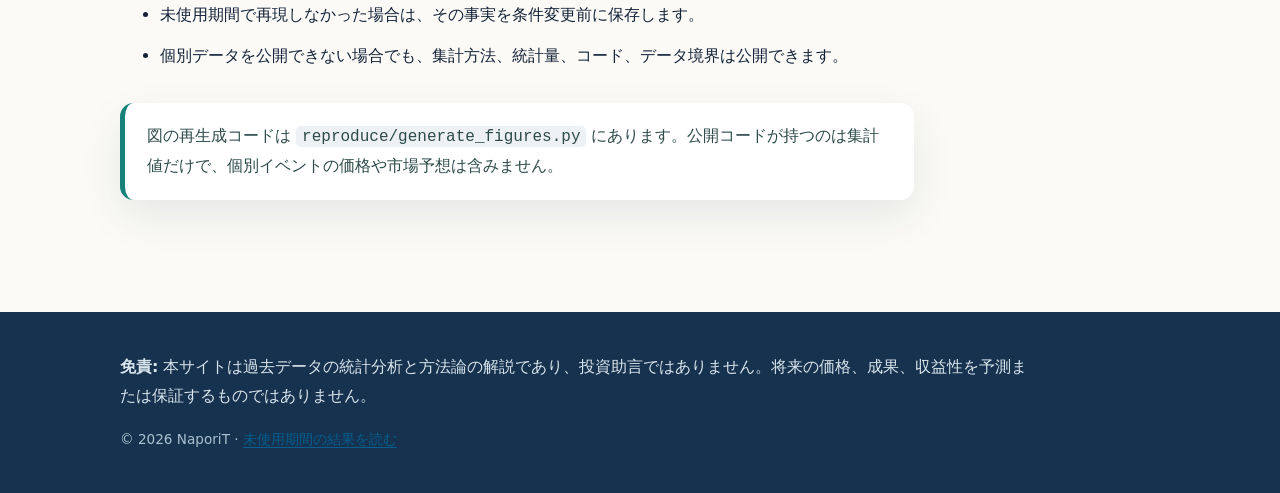
<file: method.html>
<!doctype html>
<html lang="ja">
<head>
  <meta charset="utf-8">
  <meta name="viewport" content="width=device-width, initial-scale=1">
  <title>イベント検証で自分を騙さないための6手順</title>
  <meta name="description" content="経済イベント検証の過剰適合を避けるために、期間分割、標本数、信頼区間、コスト感応度、選択肢、事前条件を確認する手順。">
  <link rel="stylesheet" href="assets/site.css">
  <link rel="canonical" href="https://naporit0742.github.io/nfp-event-study/method.html">
  <link rel="alternate" hreflang="ja" href="https://naporit0742.github.io/nfp-event-study/method.html">
  <link rel="alternate" hreflang="en" href="https://naporit0742.github.io/nfp-event-study/en/#method">
  <script type="application/ld+json">
  {
    "@context": "https://schema.org",
    "@graph": [
      {
        "@type": "ScholarlyArticle",
        "headline": "イベント検証で自分を騙さないための6手順",
        "datePublished": "2026-09-09",
        "dateModified": "2026-09-09",
        "author": {"@type": "Person", "name": "NaporiT"},
        "inLanguage": "ja",
        "isAccessibleForFree": true,
        "mainEntityOfPage": "https://naporit0742.github.io/nfp-event-study/method.html"
      },
      {
        "@type": "BreadcrumbList",
        "itemListElement": [
          {"@type": "ListItem", "position": 1, "name": "概要", "item": "https://naporit0742.github.io/nfp-event-study/"},
          {"@type": "ListItem", "position": 2, "name": "検証方法", "item": "https://naporit0742.github.io/nfp-event-study/method.html"}
        ]
      }
    ]
  }
  </script>
</head>
<body>
  <header class="site-header">
    <div class="nav-wrap">
      <a class="site-name" href="index.html">NFP Evidence Report</a>
      <nav class="site-nav" aria-label="主要ナビゲーション">
        <a href="index.html">概要</a>
        <a href="out-of-sample.html">未使用期間の検証</a>
        <a href="revision.html">追記と修正</a>
        <a href="method.html" aria-current="page">方法</a>
        <a href="facts.html">事実</a>
        <a href="limits.html">限界</a>
        <a href="en/index.html" lang="en">English</a>
      </nav>
    </div>
  </header>
  <main>
    <article>
      <h1>イベント検証で自分を騙さないための6手順</h1>
      <p class="definition">本稿は、経済イベントの過去データを調べるとき、条件選択による過剰適合と不確実性の見落としを減らすための手順書です。</p>

      <p class="finding">結論を出す前に、未使用期間を確保し、標本数と信頼区間を示し、コストと選択肢の感応度を確認します。条件を見つけた後に同じ標本へ戻るほど、見栄えは改善しても独立した証拠は減ります。</p>

      <h2>最初に検証設計を固定する</h2>
      <p>分析を始める前に、対象イベント、対象期間、測る時点、除外条件、コストの扱い、判定基準を記録します。結果を見た後の変更は別の試行として数え、その変更を評価する新しい未使用データを必要とします。</p>

      <div class="step-grid">
        <section class="step">
          <span class="number">1</span>
          <h3>調整用と未使用を最初に分ける</h3>
          <p>条件を選ぶ期間と、最後に一度だけ評価する期間を先に分離します。今回の調査では2020〜2026年を調整に使い、2013〜2019年を未使用のまま残しました。</p>
        </section>
        <section class="step">
          <span class="number">2</span>
          <h3>標本数を数える</h3>
          <p>雇用統計は原則として年12回です。6年集めても、欠測や除外後の実評価は53〜56回でした。百分率だけでなく分母を併記します。</p>
        </section>
        <section class="step">
          <span class="number">3</span>
          <h3>信頼区間を見る</h3>
          <p>平均値や勝率の一点だけでなく、標本の揺れを含む区間を見ます。今回の未使用期間では、両対象の95%信頼区間が0をまたぎました。</p>
        </section>
        <section class="step">
          <span class="number">4</span>
          <h3>コスト仮定を動かす</h3>
          <p>スプレッドやスリッページを一点に固定せず、複数の仮定で結果がどの程度変わるかを確認します。元データがBidのみなら、その限界も明記します。</p>
        </section>
        <section class="step">
          <span class="number">5</span>
          <h3>試した選択肢を数える</h3>
          <p>40通り以上を試して最大値を選べば、その値には選択による上振れが含まれ得ます。採用した一つだけでなく、探索した総数を記録します。</p>
        </section>
        <section class="step">
          <span class="number">6</span>
          <h3>事前に判定できる条件だけを使う</h3>
          <p>イベント後にしか分からない情報で標本を絞らず、その時点までに観測できる条件だけを使います。その条件自体も未使用期間で別に評価します。</p>
        </section>
      </div>

      <h2>証拠を表にして残す</h2>
      <div class="table-wrap">
        <table>
          <caption>イベント検証の最小記録項目</caption>
          <thead><tr><th>項目</th><th>記録する内容</th><th>見落としやすい点</th></tr></thead>
          <tbody>
            <tr><td>期間</td><td>調整期間、未使用期間、除外期間</td><td>結果を見てから境界を動かさない</td></tr>
            <tr><td>標本</td><td>予定イベント数、欠測数、実評価数</td><td>勝率だけでなく分母を示す</td></tr>
            <tr><td>推定</td><td>平均、中央値、勝率、95%信頼区間</td><td>一点推定だけで符号を決めない</td></tr>
            <tr><td>コスト</td><td>データに含まれるもの、仮定したもの、感応度</td><td>Bidのみの価格でスプレッドを実測したことにしない</td></tr>
            <tr><td>探索</td><td>調べた条件数、選択基準、選択時点</td><td>最終条件だけを後付けで事前仮説にしない</td></tr>
            <tr><td>再評価</td><td>条件固定の証拠、未使用期間の結果、変更履歴</td><td>失敗後に条件を変えて同じ期間を再利用しない</td></tr>
          </tbody>
        </table>
      </div>

      <h2>判定は平均値だけで行わない</h2>
      <p>今回の調整期間ではゴールドが +1.135R、t=3.55 と最も高く見えました。しかし、未使用期間では +0.139R、t=0.63 となり、平均値は88%低下しました。これは、調整期間の順位が未使用期間の頑健性を保証しない具体例です。</p>
      <figure class="figure">
        <img src="assets/oos-comparison.png" width="1631" height="954" alt="調整期間と未使用期間の平均Rおよび95%信頼区間をゴールドとドル円で比較し、期間外評価の必要性を示す棒グラフ。">
        <figcaption>未使用期間へ移したときの変化を、平均値と区間の両方で比較します。</figcaption>
      </figure>

      <h2>結果の書き方</h2>
      <ul class="compact-list">
        <li>「この標本では」「今回の期間では」と、観測範囲を明示します。</li>
        <li>欠測、除外、利用できなかった観測を件数とともに記録します。</li>
        <li>未使用期間で再現しなかった場合は、その事実を条件変更前に保存します。</li>
        <li>個別データを公開できない場合でも、集計方法、統計量、コード、データ境界は公開できます。</li>
      </ul>

      <p class="source-note">図の再生成コードは <code>reproduce/generate_figures.py</code> にあります。公開コードが持つのは集計値だけで、個別イベントの価格や市場予想は含みません。</p>
    </article>
  </main>
  <footer class="site-footer">
    <div class="footer-wrap">
      <p class="disclaimer"><strong>免責:</strong> 本サイトは過去データの統計分析と方法論の解説であり、投資助言ではありません。将来の価格、成果、収益性を予測または保証するものではありません。</p>
      <p class="footer-meta">© 2026 NaporiT · <a href="out-of-sample.html">未使用期間の結果を読む</a></p>
    </div>
  </footer>
</body>
</html>
</file>
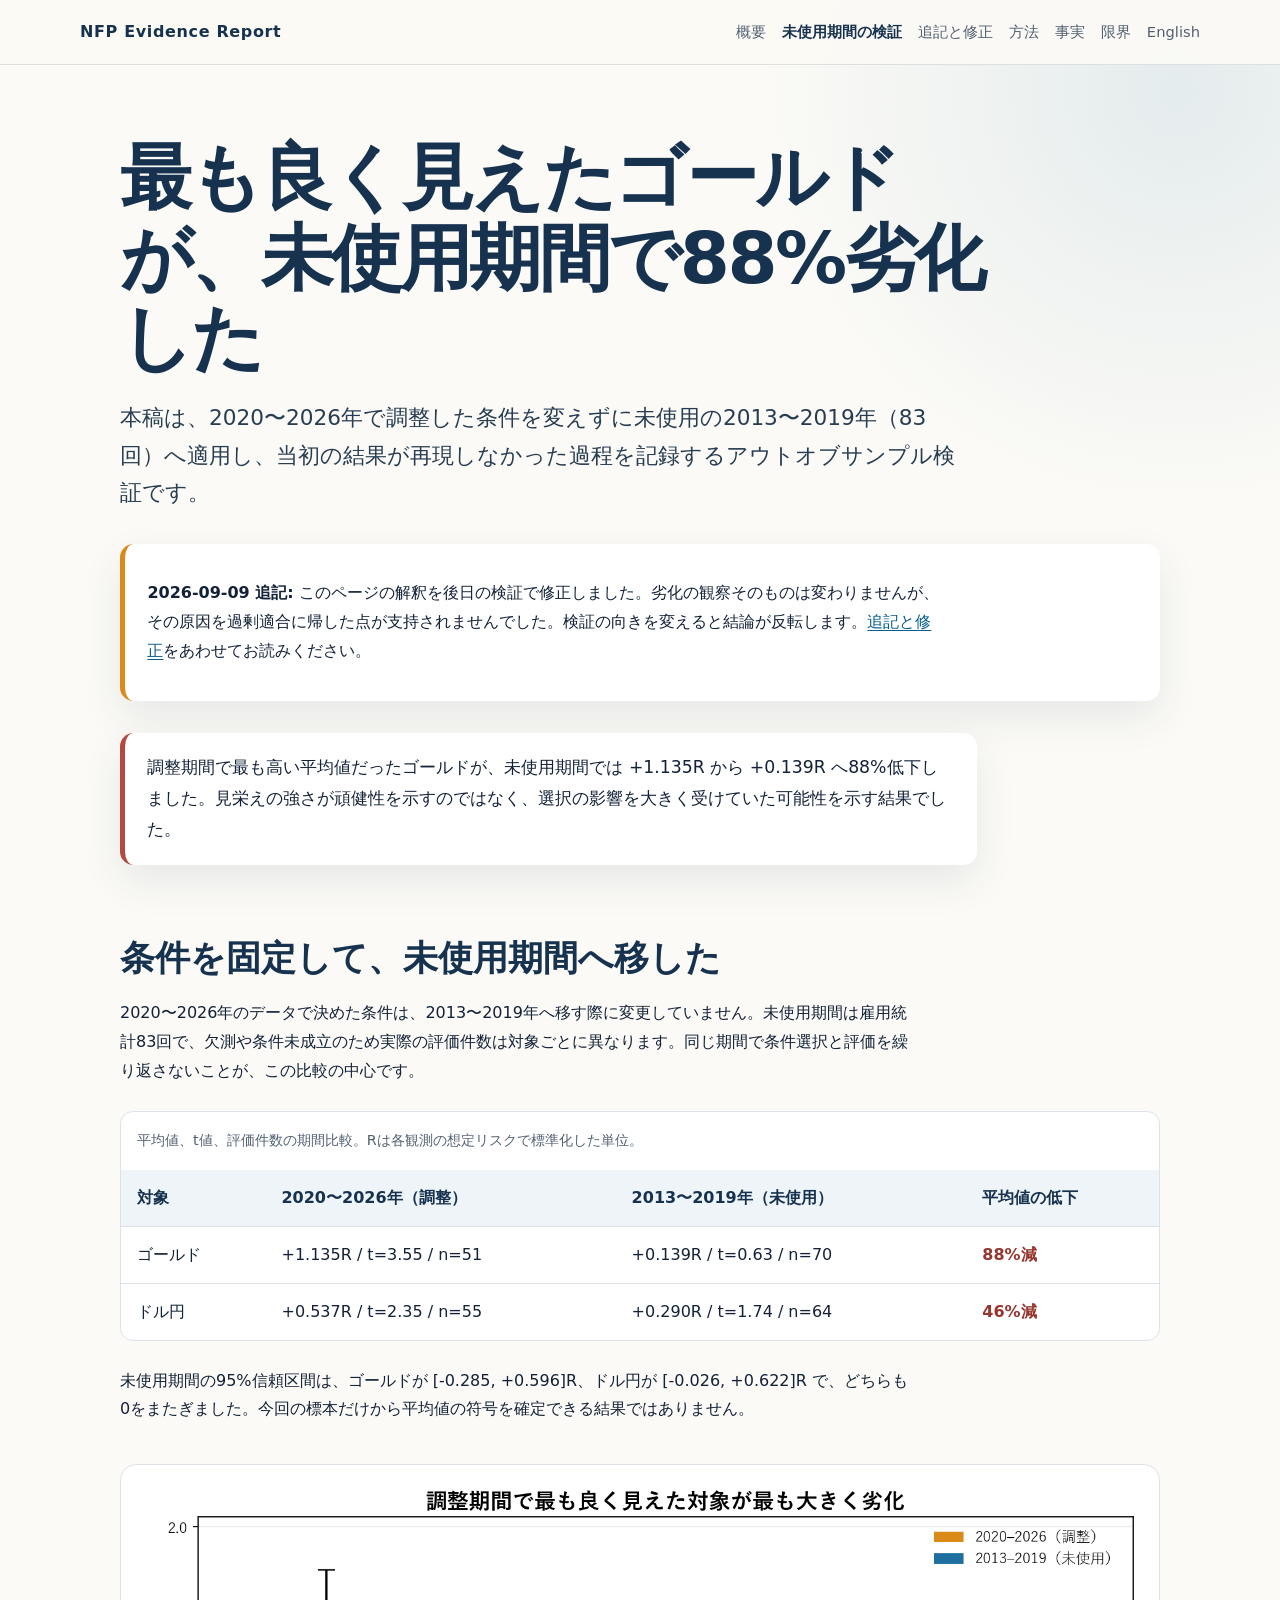
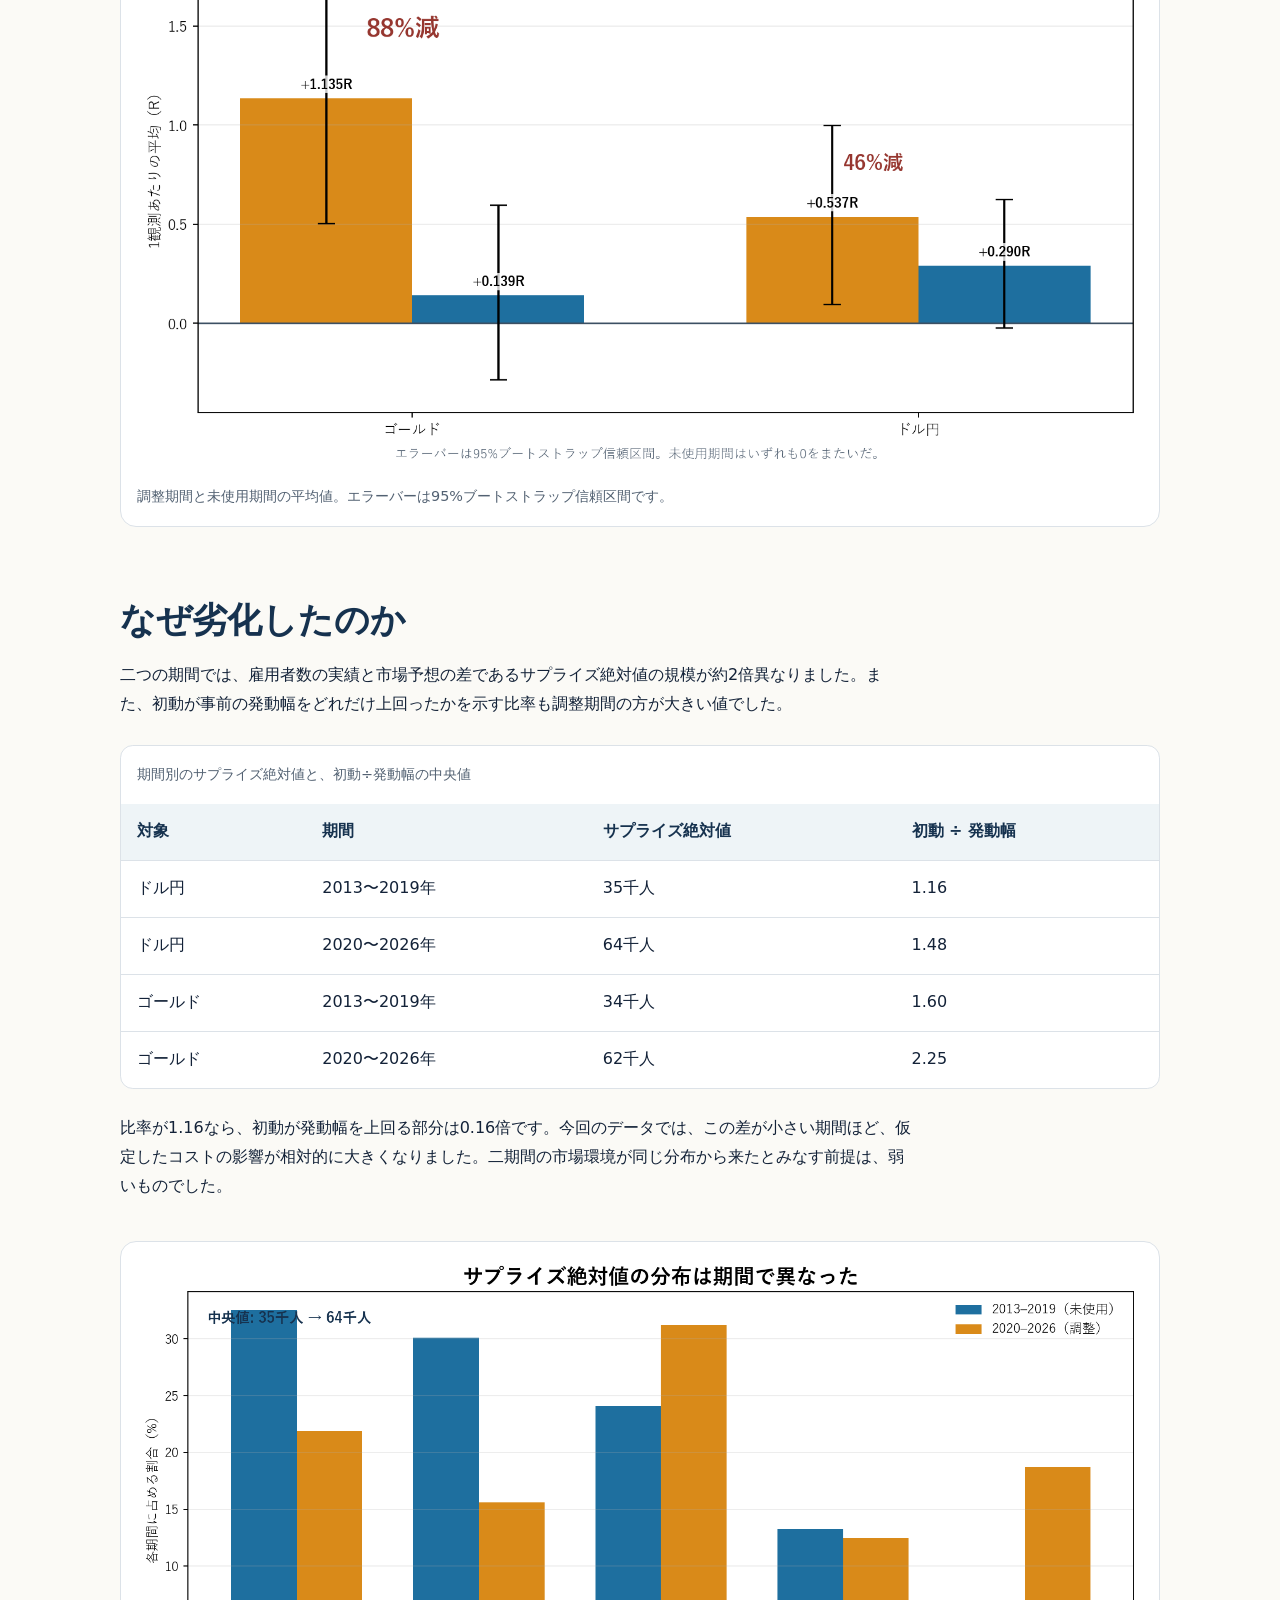
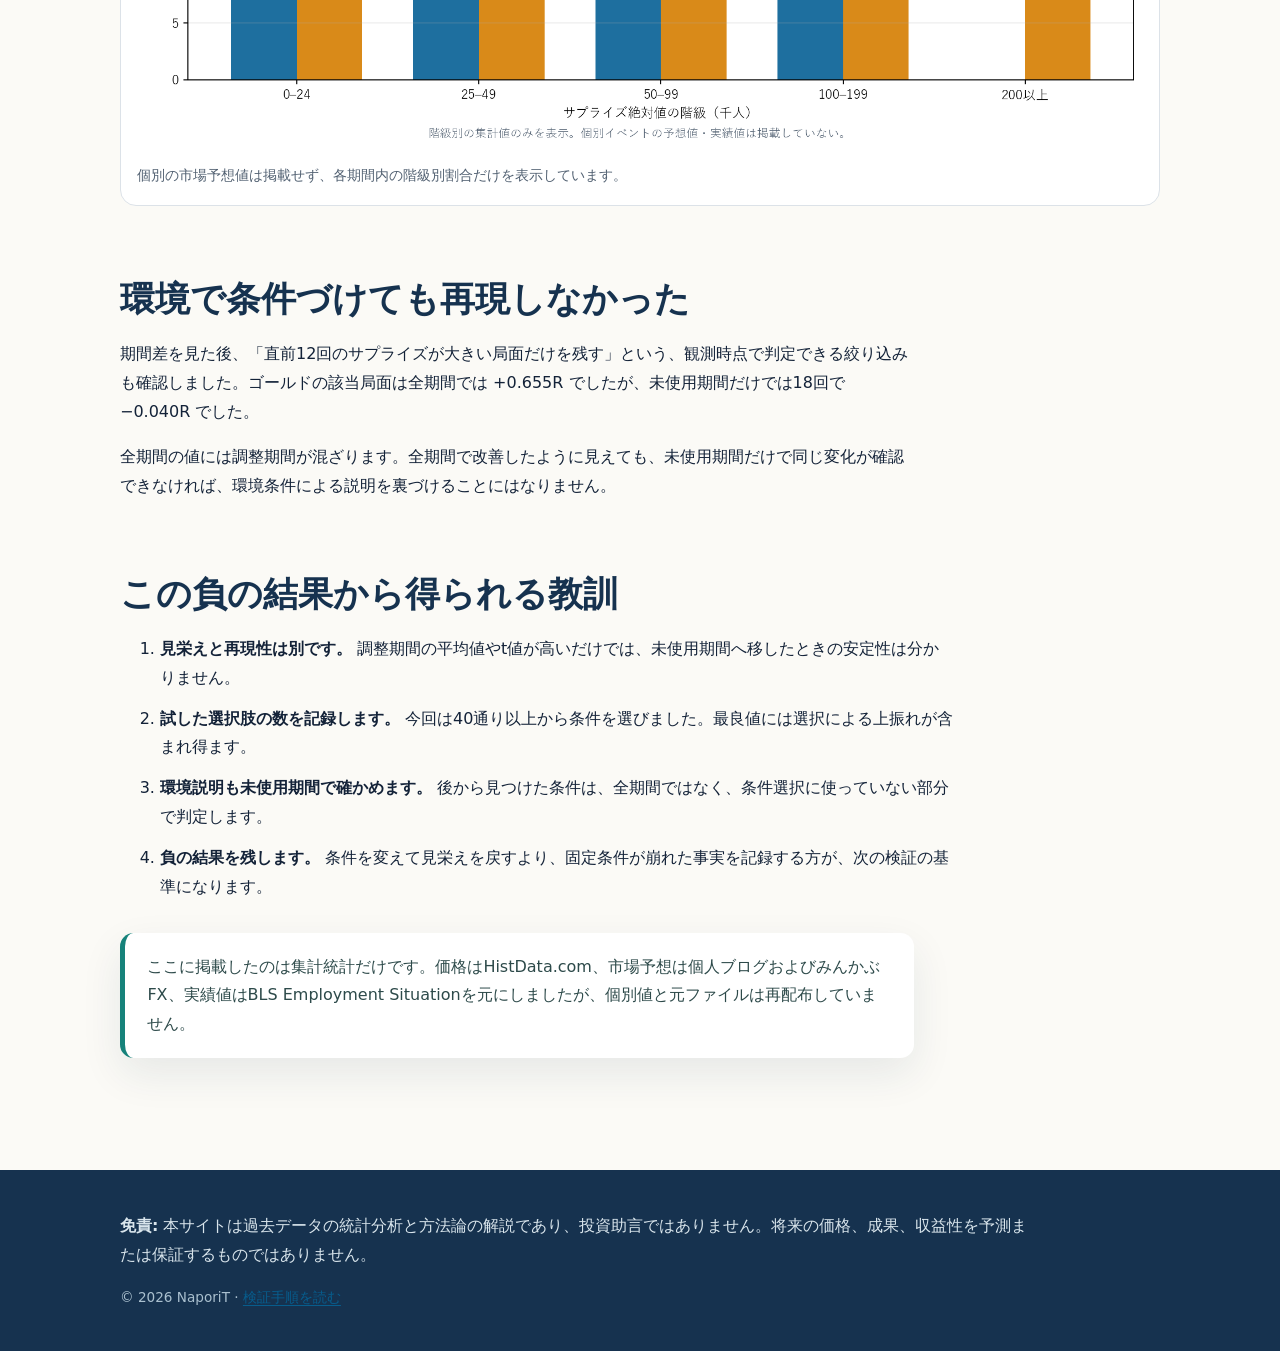
<file: out-of-sample.html>
<!doctype html>
<html lang="ja">
<head>
  <meta charset="utf-8">
  <meta name="viewport" content="width=device-width, initial-scale=1">
  <title>調整期間で最も良く見えたゴールドが88%劣化した記録</title>
  <meta name="description" content="2020〜2026年で調整した条件を未使用の2013〜2019年へ適用し、ゴールドが88%、ドル円が46%劣化したアウトオブサンプル検証。">
  <link rel="stylesheet" href="assets/site.css">
  <link rel="canonical" href="https://naporit0742.github.io/nfp-event-study/out-of-sample.html">
  <link rel="alternate" hreflang="ja" href="https://naporit0742.github.io/nfp-event-study/out-of-sample.html">
  <link rel="alternate" hreflang="en" href="https://naporit0742.github.io/nfp-event-study/en/#out-of-sample">
  <script type="application/ld+json">
  {
    "@context": "https://schema.org",
    "@graph": [
      {
        "@type": "ScholarlyArticle",
        "headline": "調整期間で最も良く見えたゴールドが88%劣化した記録",
        "datePublished": "2026-09-09",
        "dateModified": "2026-09-09",
        "author": {"@type": "Person", "name": "NaporiT"},
        "inLanguage": "ja",
        "isAccessibleForFree": true,
        "mainEntityOfPage": "https://naporit0742.github.io/nfp-event-study/out-of-sample.html"
      },
      {
        "@type": "BreadcrumbList",
        "itemListElement": [
          {"@type": "ListItem", "position": 1, "name": "概要", "item": "https://naporit0742.github.io/nfp-event-study/"},
          {"@type": "ListItem", "position": 2, "name": "未使用期間の検証", "item": "https://naporit0742.github.io/nfp-event-study/out-of-sample.html"}
        ]
      }
    ]
  }
  </script>
</head>
<body>
  <header class="site-header">
    <div class="nav-wrap">
      <a class="site-name" href="index.html">NFP Evidence Report</a>
      <nav class="site-nav" aria-label="主要ナビゲーション">
        <a href="index.html">概要</a>
        <a href="out-of-sample.html" aria-current="page">未使用期間の検証</a>
        <a href="revision.html">追記と修正</a>
        <a href="method.html">方法</a>
        <a href="facts.html">事実</a>
        <a href="limits.html">限界</a>
        <a href="en/index.html" lang="en">English</a>
      </nav>
    </div>
  </header>
  <main>
    <article>
      <h1>最も良く見えたゴールドが、未使用期間で88%劣化した</h1>
      <p class="definition">本稿は、2020〜2026年で調整した条件を変えずに未使用の2013〜2019年（83回）へ適用し、当初の結果が再現しなかった過程を記録するアウトオブサンプル検証です。</p>
      <div class="notice">
        <p><strong>2026-09-09 追記:</strong> このページの解釈を後日の検証で修正しました。劣化の観察そのものは変わりませんが、その原因を過剰適合に帰した点が支持されませんでした。検証の向きを変えると結論が反転します。<a href="revision.html">追記と修正</a>をあわせてお読みください。</p>
      </div>

      <p class="finding">調整期間で最も高い平均値だったゴールドが、未使用期間では +1.135R から +0.139R へ88%低下しました。見栄えの強さが頑健性を示すのではなく、選択の影響を大きく受けていた可能性を示す結果でした。</p>

      <h2>条件を固定して、未使用期間へ移した</h2>
      <p>2020〜2026年のデータで決めた条件は、2013〜2019年へ移す際に変更していません。未使用期間は雇用統計83回で、欠測や条件未成立のため実際の評価件数は対象ごとに異なります。同じ期間で条件選択と評価を繰り返さないことが、この比較の中心です。</p>

      <div class="table-wrap">
        <table>
          <caption>平均値、t値、評価件数の期間比較。Rは各観測の想定リスクで標準化した単位。</caption>
          <thead>
            <tr><th>対象</th><th>2020〜2026年（調整）</th><th>2013〜2019年（未使用）</th><th>平均値の低下</th></tr>
          </thead>
          <tbody>
            <tr><td>ゴールド</td><td>+1.135R / t=3.55 / n=51</td><td>+0.139R / t=0.63 / n=70</td><td class="negative">88%減</td></tr>
            <tr><td>ドル円</td><td>+0.537R / t=2.35 / n=55</td><td>+0.290R / t=1.74 / n=64</td><td class="negative">46%減</td></tr>
          </tbody>
        </table>
      </div>
      <p>未使用期間の95%信頼区間は、ゴールドが [-0.285, +0.596]R、ドル円が [-0.026, +0.622]R で、どちらも0をまたぎました。今回の標本だけから平均値の符号を確定できる結果ではありません。</p>

      <figure class="figure">
        <img src="assets/oos-comparison.png" width="1631" height="954" alt="ゴールドとドル円の調整期間と未使用期間の平均Rを信頼区間つきで比較した棒グラフ。調整期間で最も高かったゴールドが未使用期間で88%低下している。">
        <figcaption>調整期間と未使用期間の平均値。エラーバーは95%ブートストラップ信頼区間です。</figcaption>
      </figure>

      <h2>なぜ劣化したのか</h2>
      <p>二つの期間では、雇用者数の実績と市場予想の差であるサプライズ絶対値の規模が約2倍異なりました。また、初動が事前の発動幅をどれだけ上回ったかを示す比率も調整期間の方が大きい値でした。</p>
      <div class="table-wrap">
        <table>
          <caption>期間別のサプライズ絶対値と、初動÷発動幅の中央値</caption>
          <thead><tr><th>対象</th><th>期間</th><th>サプライズ絶対値</th><th>初動 ÷ 発動幅</th></tr></thead>
          <tbody>
            <tr><td>ドル円</td><td>2013〜2019年</td><td>35千人</td><td>1.16</td></tr>
            <tr><td>ドル円</td><td>2020〜2026年</td><td>64千人</td><td>1.48</td></tr>
            <tr><td>ゴールド</td><td>2013〜2019年</td><td>34千人</td><td>1.60</td></tr>
            <tr><td>ゴールド</td><td>2020〜2026年</td><td>62千人</td><td>2.25</td></tr>
          </tbody>
        </table>
      </div>
      <p>比率が1.16なら、初動が発動幅を上回る部分は0.16倍です。今回のデータでは、この差が小さい期間ほど、仮定したコストの影響が相対的に大きくなりました。二期間の市場環境が同じ分布から来たとみなす前提は、弱いものでした。</p>

      <figure class="figure">
        <img src="assets/surprise-distribution.png" width="1819" height="888" alt="2013〜2019年と2020〜2026年について、雇用者数サプライズ絶対値を5階級に分けた分布比較。調整期間では200千人以上の階級が増え、中央値は35千人から64千人になっている。">
        <figcaption>個別の市場予想値は掲載せず、各期間内の階級別割合だけを表示しています。</figcaption>
      </figure>

      <h2>環境で条件づけても再現しなかった</h2>
      <p>期間差を見た後、「直前12回のサプライズが大きい局面だけを残す」という、観測時点で判定できる絞り込みも確認しました。ゴールドの該当局面は全期間では +0.655R でしたが、未使用期間だけでは18回で −0.040R でした。</p>
      <p>全期間の値には調整期間が混ざります。全期間で改善したように見えても、未使用期間だけで同じ変化が確認できなければ、環境条件による説明を裏づけることにはなりません。</p>

      <h2>この負の結果から得られる教訓</h2>
      <ol class="compact-list">
        <li><strong>見栄えと再現性は別です。</strong> 調整期間の平均値やt値が高いだけでは、未使用期間へ移したときの安定性は分かりません。</li>
        <li><strong>試した選択肢の数を記録します。</strong> 今回は40通り以上から条件を選びました。最良値には選択による上振れが含まれ得ます。</li>
        <li><strong>環境説明も未使用期間で確かめます。</strong> 後から見つけた条件は、全期間ではなく、条件選択に使っていない部分で判定します。</li>
        <li><strong>負の結果を残します。</strong> 条件を変えて見栄えを戻すより、固定条件が崩れた事実を記録する方が、次の検証の基準になります。</li>
      </ol>

      <p class="source-note">ここに掲載したのは集計統計だけです。価格はHistData.com、市場予想は個人ブログおよびみんかぶFX、実績値はBLS Employment Situationを元にしましたが、個別値と元ファイルは再配布していません。</p>
    </article>
  </main>
  <footer class="site-footer">
    <div class="footer-wrap">
      <p class="disclaimer"><strong>免責:</strong> 本サイトは過去データの統計分析と方法論の解説であり、投資助言ではありません。将来の価格、成果、収益性を予測または保証するものではありません。</p>
      <p class="footer-meta">© 2026 NaporiT · <a href="method.html">検証手順を読む</a></p>
    </div>
  </footer>
</body>
</html>
</file>
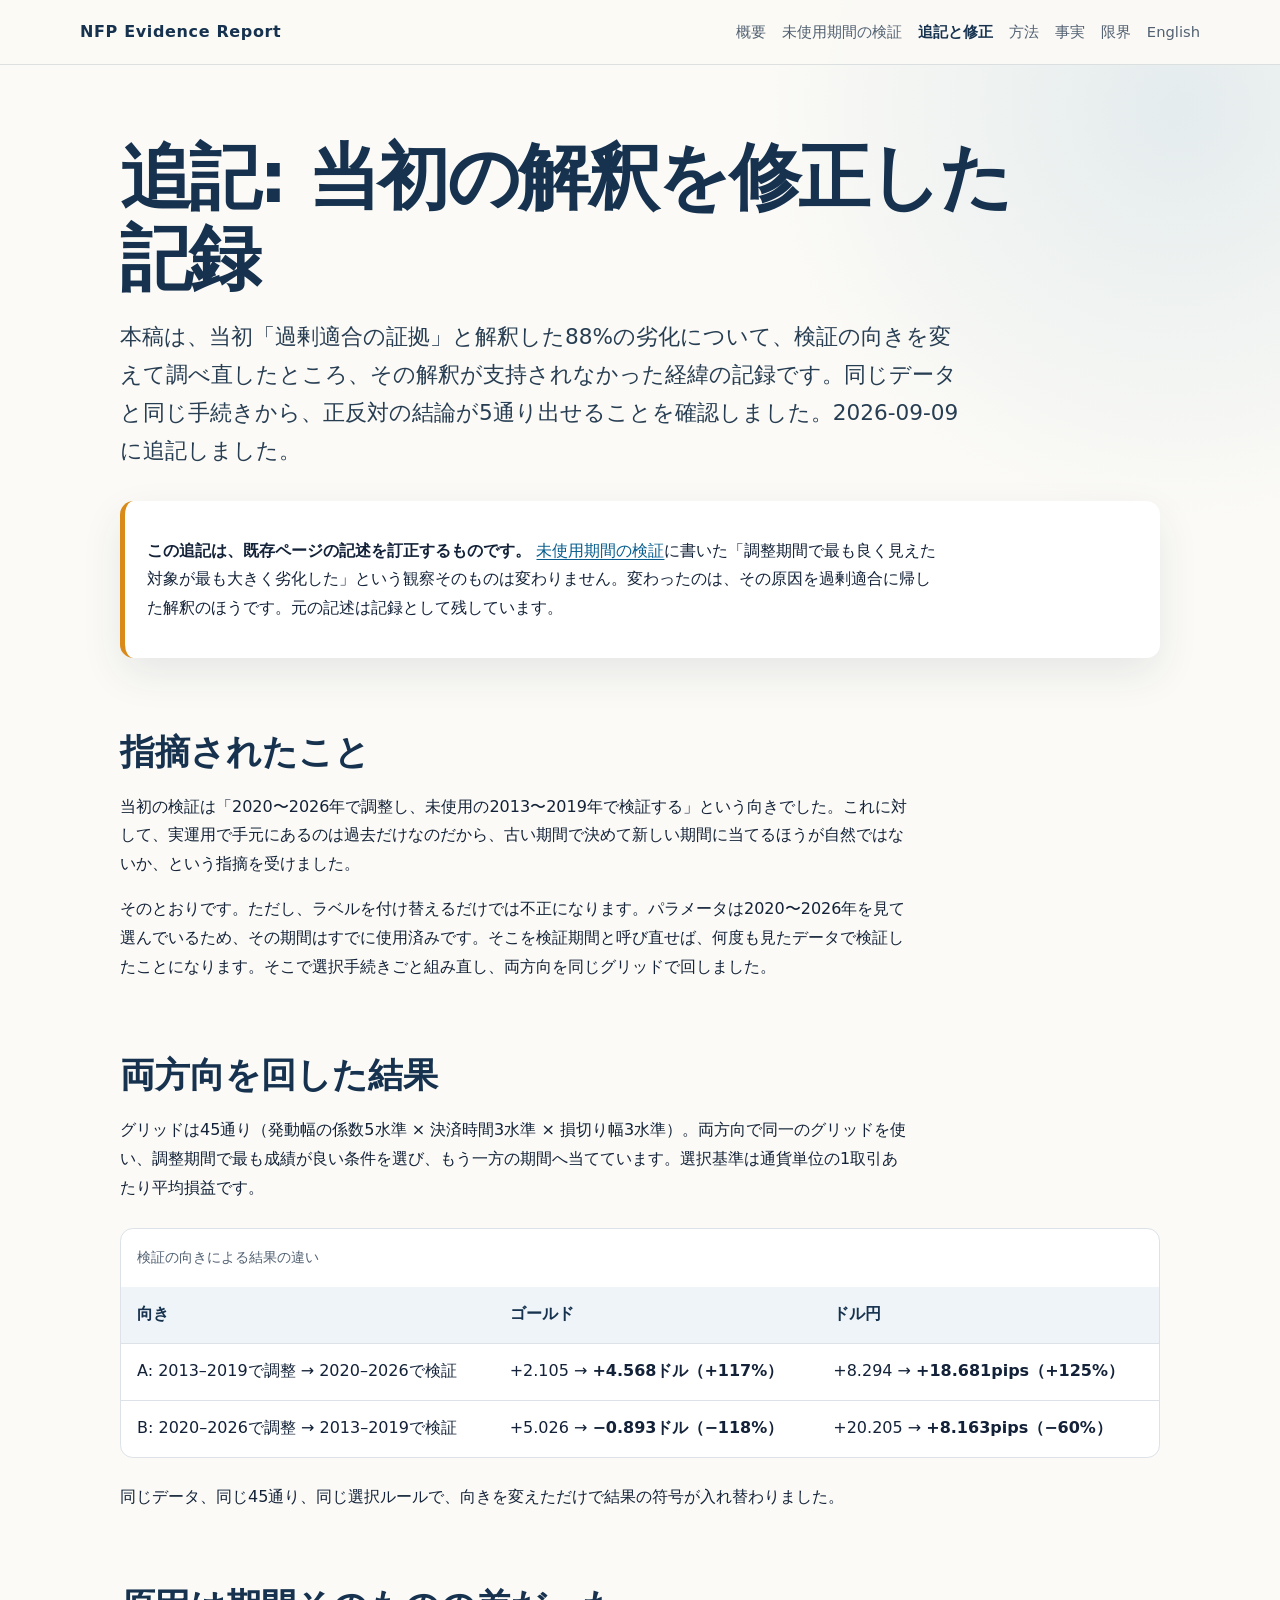
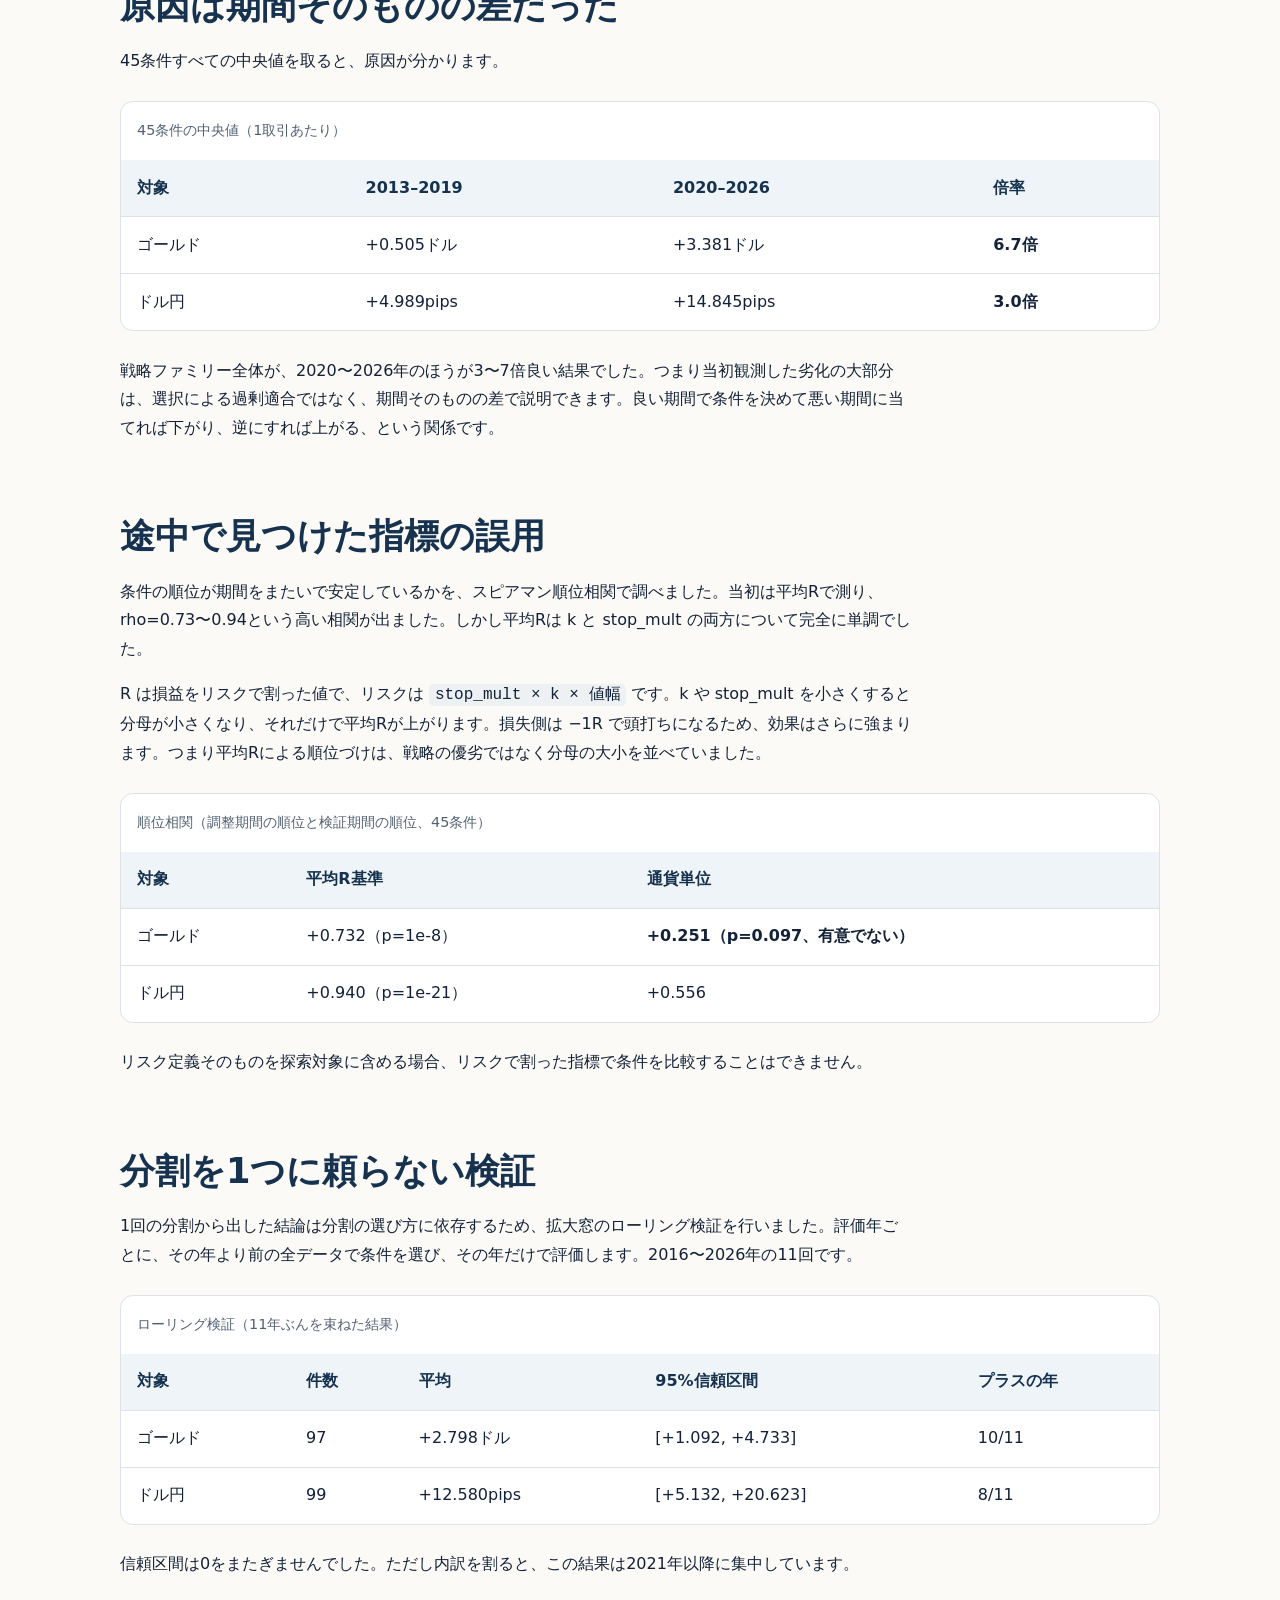
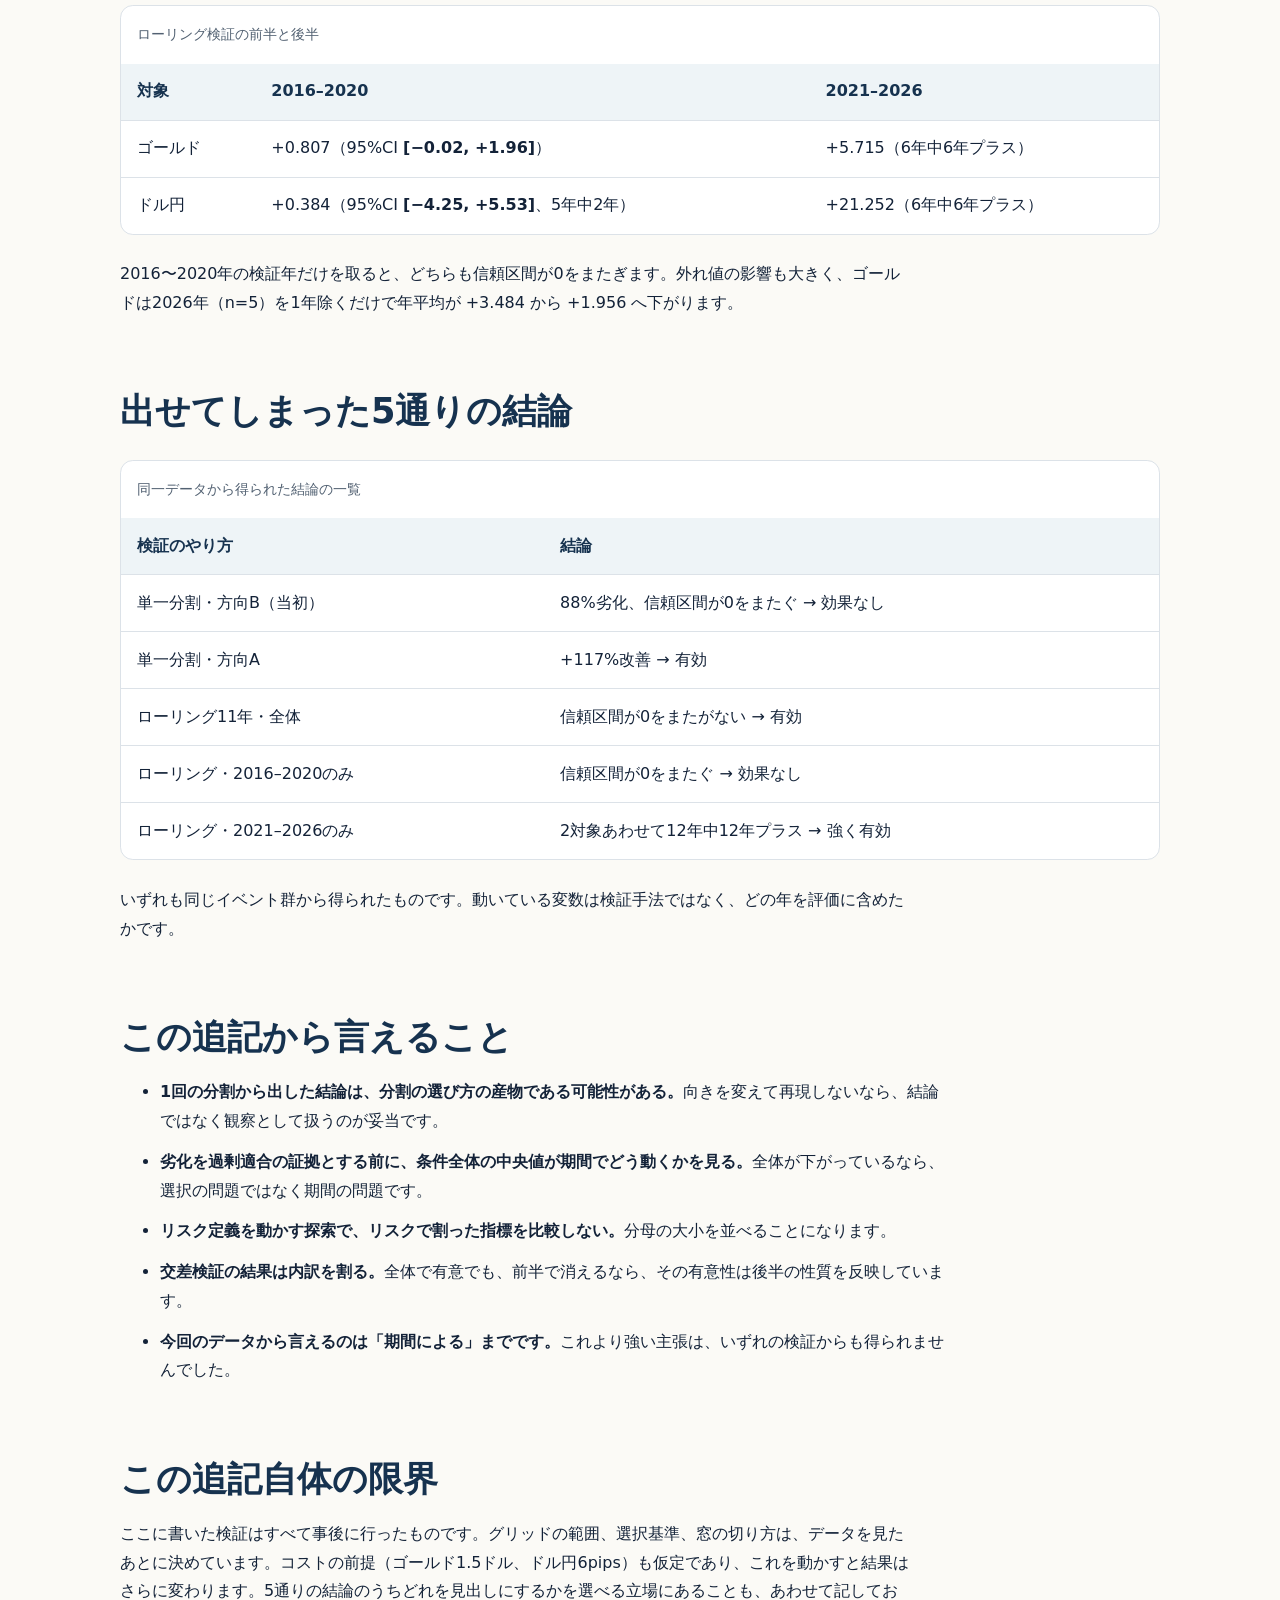
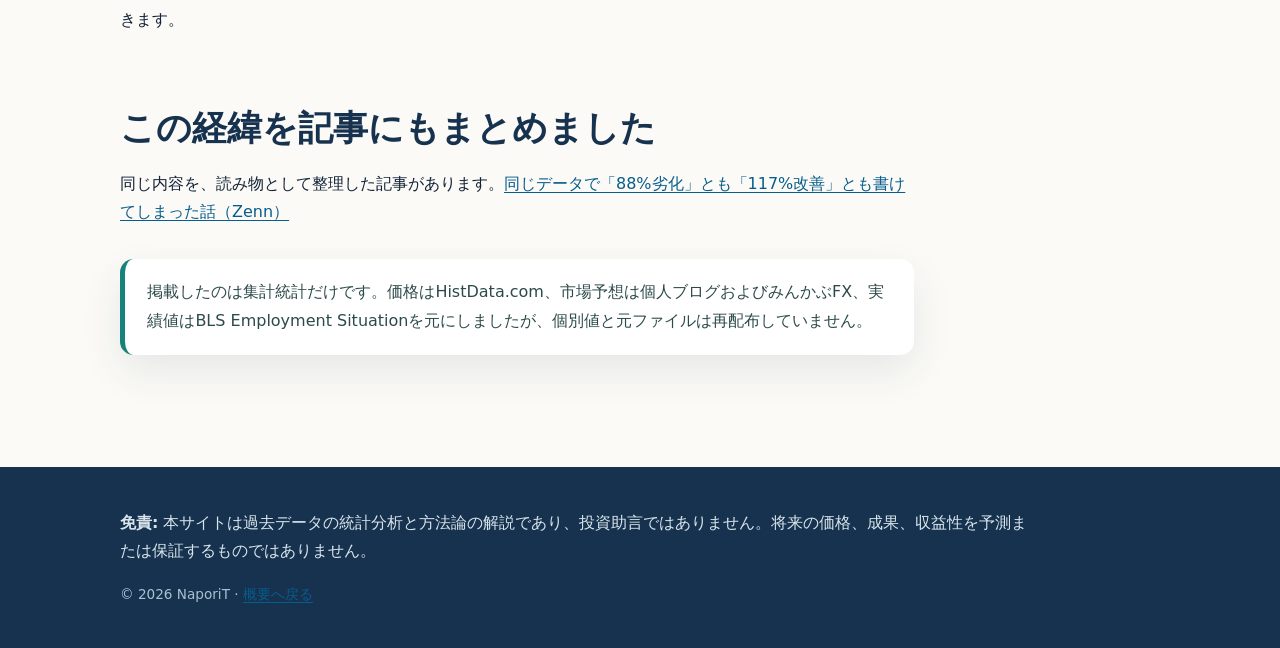
<file: revision.html>
<!doctype html>
<html lang="ja">
<head>
  <meta charset="utf-8">
  <meta name="viewport" content="width=device-width, initial-scale=1">
  <title>追記: 当初の解釈を修正した記録</title>
  <meta name="description" content="双方向ウォークフォワードとローリング検証の結果、当初の「過剰適合だった」という解釈を修正した記録。同じデータから5通りの結論が出せた。">
  <link rel="stylesheet" href="assets/site.css">
  <link rel="canonical" href="https://naporit0742.github.io/nfp-event-study/revision.html">
  <link rel="alternate" hreflang="ja" href="https://naporit0742.github.io/nfp-event-study/revision.html">
  <link rel="alternate" hreflang="en" href="https://naporit0742.github.io/nfp-event-study/en/">
  <script type="application/ld+json">
  {
    "@context": "https://schema.org",
    "@graph": [
      {
        "@type": "ScholarlyArticle",
        "headline": "追記: 当初の解釈を修正した記録",
        "datePublished": "2026-09-09",
        "dateModified": "2026-09-09",
        "author": {"@type": "Person", "name": "NaporiT"},
        "inLanguage": "ja",
        "isAccessibleForFree": true,
        "mainEntityOfPage": "https://naporit0742.github.io/nfp-event-study/revision.html"
      },
      {
        "@type": "BreadcrumbList",
        "itemListElement": [
          {"@type": "ListItem", "position": 1, "name": "概要", "item": "https://naporit0742.github.io/nfp-event-study/"},
          {"@type": "ListItem", "position": 2, "name": "追記と修正", "item": "https://naporit0742.github.io/nfp-event-study/revision.html"}
        ]
      }
    ]
  }
  </script>
</head>
<body>
  <header class="site-header">
    <div class="nav-wrap">
      <a class="site-name" href="index.html">NFP Evidence Report</a>
      <nav class="site-nav" aria-label="主要ナビゲーション">
        <a href="index.html">概要</a>
        <a href="out-of-sample.html">未使用期間の検証</a>
        <a href="revision.html" aria-current="page">追記と修正</a>
        <a href="method.html">方法</a>
        <a href="facts.html">事実</a>
        <a href="limits.html">限界</a>
        <a href="en/index.html" lang="en">English</a>
      </nav>
    </div>
  </header>
  <main>
    <article>
      <h1>追記: 当初の解釈を修正した記録</h1>
      <p class="definition">本稿は、当初「過剰適合の証拠」と解釈した88%の劣化について、検証の向きを変えて調べ直したところ、その解釈が支持されなかった経緯の記録です。同じデータと同じ手続きから、正反対の結論が5通り出せることを確認しました。2026-09-09に追記しました。</p>

      <div class="notice">
        <p><strong>この追記は、既存ページの記述を訂正するものです。</strong> <a href="out-of-sample.html">未使用期間の検証</a>に書いた「調整期間で最も良く見えた対象が最も大きく劣化した」という観察そのものは変わりません。変わったのは、その原因を過剰適合に帰した解釈のほうです。元の記述は記録として残しています。</p>
      </div>

      <h2>指摘されたこと</h2>
      <p>当初の検証は「2020〜2026年で調整し、未使用の2013〜2019年で検証する」という向きでした。これに対して、実運用で手元にあるのは過去だけなのだから、古い期間で決めて新しい期間に当てるほうが自然ではないか、という指摘を受けました。</p>
      <p>そのとおりです。ただし、ラベルを付け替えるだけでは不正になります。パラメータは2020〜2026年を見て選んでいるため、その期間はすでに使用済みです。そこを検証期間と呼び直せば、何度も見たデータで検証したことになります。そこで選択手続きごと組み直し、両方向を同じグリッドで回しました。</p>

      <h2>両方向を回した結果</h2>
      <p>グリッドは45通り（発動幅の係数5水準 × 決済時間3水準 × 損切り幅3水準）。両方向で同一のグリッドを使い、調整期間で最も成績が良い条件を選び、もう一方の期間へ当てています。選択基準は通貨単位の1取引あたり平均損益です。</p>
      <div class="table-wrap">
        <table>
          <caption>検証の向きによる結果の違い</caption>
          <thead><tr><th>向き</th><th>ゴールド</th><th>ドル円</th></tr></thead>
          <tbody>
            <tr><td>A: 2013–2019で調整 → 2020–2026で検証</td><td>+2.105 → <strong>+4.568ドル（+117%）</strong></td><td>+8.294 → <strong>+18.681pips（+125%）</strong></td></tr>
            <tr><td>B: 2020–2026で調整 → 2013–2019で検証</td><td>+5.026 → <strong>−0.893ドル（−118%）</strong></td><td>+20.205 → <strong>+8.163pips（−60%）</strong></td></tr>
          </tbody>
        </table>
      </div>
      <p>同じデータ、同じ45通り、同じ選択ルールで、向きを変えただけで結果の符号が入れ替わりました。</p>

      <h2>原因は期間そのものの差だった</h2>
      <p>45条件すべての中央値を取ると、原因が分かります。</p>
      <div class="table-wrap">
        <table>
          <caption>45条件の中央値（1取引あたり）</caption>
          <thead><tr><th>対象</th><th>2013–2019</th><th>2020–2026</th><th>倍率</th></tr></thead>
          <tbody>
            <tr><td>ゴールド</td><td>+0.505ドル</td><td>+3.381ドル</td><td><strong>6.7倍</strong></td></tr>
            <tr><td>ドル円</td><td>+4.989pips</td><td>+14.845pips</td><td><strong>3.0倍</strong></td></tr>
          </tbody>
        </table>
      </div>
      <p>戦略ファミリー全体が、2020〜2026年のほうが3〜7倍良い結果でした。つまり当初観測した劣化の大部分は、選択による過剰適合ではなく、期間そのものの差で説明できます。良い期間で条件を決めて悪い期間に当てれば下がり、逆にすれば上がる、という関係です。</p>

      <h2>途中で見つけた指標の誤用</h2>
      <p>条件の順位が期間をまたいで安定しているかを、スピアマン順位相関で調べました。当初は平均Rで測り、rho=0.73〜0.94という高い相関が出ました。しかし平均Rは k と stop_mult の両方について完全に単調でした。</p>
      <p>R は損益をリスクで割った値で、リスクは <code>stop_mult × k × 値幅</code> です。k や stop_mult を小さくすると分母が小さくなり、それだけで平均Rが上がります。損失側は −1R で頭打ちになるため、効果はさらに強まります。つまり平均Rによる順位づけは、戦略の優劣ではなく分母の大小を並べていました。</p>
      <div class="table-wrap">
        <table>
          <caption>順位相関（調整期間の順位と検証期間の順位、45条件）</caption>
          <thead><tr><th>対象</th><th>平均R基準</th><th>通貨単位</th></tr></thead>
          <tbody>
            <tr><td>ゴールド</td><td>+0.732（p=1e-8）</td><td><strong>+0.251（p=0.097、有意でない）</strong></td></tr>
            <tr><td>ドル円</td><td>+0.940（p=1e-21）</td><td>+0.556</td></tr>
          </tbody>
        </table>
      </div>
      <p>リスク定義そのものを探索対象に含める場合、リスクで割った指標で条件を比較することはできません。</p>

      <h2>分割を1つに頼らない検証</h2>
      <p>1回の分割から出した結論は分割の選び方に依存するため、拡大窓のローリング検証を行いました。評価年ごとに、その年より前の全データで条件を選び、その年だけで評価します。2016〜2026年の11回です。</p>
      <div class="table-wrap">
        <table>
          <caption>ローリング検証（11年ぶんを束ねた結果）</caption>
          <thead><tr><th>対象</th><th>件数</th><th>平均</th><th>95%信頼区間</th><th>プラスの年</th></tr></thead>
          <tbody>
            <tr><td>ゴールド</td><td>97</td><td>+2.798ドル</td><td>[+1.092, +4.733]</td><td>10/11</td></tr>
            <tr><td>ドル円</td><td>99</td><td>+12.580pips</td><td>[+5.132, +20.623]</td><td>8/11</td></tr>
          </tbody>
        </table>
      </div>
      <p>信頼区間は0をまたぎませんでした。ただし内訳を割ると、この結果は2021年以降に集中しています。</p>
      <div class="table-wrap">
        <table>
          <caption>ローリング検証の前半と後半</caption>
          <thead><tr><th>対象</th><th>2016–2020</th><th>2021–2026</th></tr></thead>
          <tbody>
            <tr><td>ゴールド</td><td>+0.807（95%CI <strong>[−0.02, +1.96]</strong>）</td><td>+5.715（6年中6年プラス）</td></tr>
            <tr><td>ドル円</td><td>+0.384（95%CI <strong>[−4.25, +5.53]</strong>、5年中2年）</td><td>+21.252（6年中6年プラス）</td></tr>
          </tbody>
        </table>
      </div>
      <p>2016〜2020年の検証年だけを取ると、どちらも信頼区間が0をまたぎます。外れ値の影響も大きく、ゴールドは2026年（n=5）を1年除くだけで年平均が +3.484 から +1.956 へ下がります。</p>

      <h2>出せてしまった5通りの結論</h2>
      <div class="table-wrap">
        <table>
          <caption>同一データから得られた結論の一覧</caption>
          <thead><tr><th>検証のやり方</th><th>結論</th></tr></thead>
          <tbody>
            <tr><td>単一分割・方向B（当初）</td><td>88%劣化、信頼区間が0をまたぐ → 効果なし</td></tr>
            <tr><td>単一分割・方向A</td><td>+117%改善 → 有効</td></tr>
            <tr><td>ローリング11年・全体</td><td>信頼区間が0をまたがない → 有効</td></tr>
            <tr><td>ローリング・2016–2020のみ</td><td>信頼区間が0をまたぐ → 効果なし</td></tr>
            <tr><td>ローリング・2021–2026のみ</td><td>2対象あわせて12年中12年プラス → 強く有効</td></tr>
          </tbody>
        </table>
      </div>
      <p>いずれも同じイベント群から得られたものです。動いている変数は検証手法ではなく、どの年を評価に含めたかです。</p>

      <h2>この追記から言えること</h2>
      <ul class="compact-list">
        <li><strong>1回の分割から出した結論は、分割の選び方の産物である可能性がある。</strong>向きを変えて再現しないなら、結論ではなく観察として扱うのが妥当です。</li>
        <li><strong>劣化を過剰適合の証拠とする前に、条件全体の中央値が期間でどう動くかを見る。</strong>全体が下がっているなら、選択の問題ではなく期間の問題です。</li>
        <li><strong>リスク定義を動かす探索で、リスクで割った指標を比較しない。</strong>分母の大小を並べることになります。</li>
        <li><strong>交差検証の結果は内訳を割る。</strong>全体で有意でも、前半で消えるなら、その有意性は後半の性質を反映しています。</li>
        <li><strong>今回のデータから言えるのは「期間による」までです。</strong>これより強い主張は、いずれの検証からも得られませんでした。</li>
      </ul>

      <h2>この追記自体の限界</h2>
      <p>ここに書いた検証はすべて事後に行ったものです。グリッドの範囲、選択基準、窓の切り方は、データを見たあとに決めています。コストの前提（ゴールド1.5ドル、ドル円6pips）も仮定であり、これを動かすと結果はさらに変わります。5通りの結論のうちどれを見出しにするかを選べる立場にあることも、あわせて記しておきます。</p>
      <h2>この経緯を記事にもまとめました</h2>
      <p>同じ内容を、読み物として整理した記事があります。<a href="https://zenn.dev/naporit/articles/backtest-split-changes-conclusion" rel="noopener">同じデータで「88%劣化」とも「117%改善」とも書けてしまった話（Zenn）</a></p>
      <p class="source-note">掲載したのは集計統計だけです。価格はHistData.com、市場予想は個人ブログおよびみんかぶFX、実績値はBLS Employment Situationを元にしましたが、個別値と元ファイルは再配布していません。</p>
    </article>
  </main>
  <footer class="site-footer">
    <div class="footer-wrap">
      <p class="disclaimer"><strong>免責:</strong> 本サイトは過去データの統計分析と方法論の解説であり、投資助言ではありません。将来の価格、成果、収益性を予測または保証するものではありません。</p>
      <p class="footer-meta">© 2026 NaporiT · <a href="index.html">概要へ戻る</a></p>
    </div>
  </footer>
</body>
</html>
</file>
<file: assets/site.css>
:root {
  color-scheme: light;
  --ink: #132238;
  --muted: #526172;
  --paper: #fbfaf6;
  --panel: #ffffff;
  --line: #dce2e8;
  --navy: #16324f;
  --blue: #1e6f9f;
  --teal: #16827a;
  --amber: #d98a19;
  --red: #b44a3f;
  --shadow: 0 16px 42px rgba(22, 50, 79, 0.09);
}

* { box-sizing: border-box; }
html { scroll-behavior: smooth; }
body {
  margin: 0;
  color: var(--ink);
  background: radial-gradient(circle at 92% 2%, rgba(30, 111, 159, 0.10), transparent 26rem), var(--paper);
  font-family: "Yu Gothic", "YuGothic", "Hiragino Kaku Gothic ProN", Meiryo, system-ui, sans-serif;
  line-height: 1.8;
}
a { color: #075d8d; text-underline-offset: 0.2em; }
a:hover { color: #093f61; }
a:focus-visible, summary:focus-visible { outline: 3px solid rgba(217, 138, 25, 0.55); outline-offset: 3px; }
.site-header { border-bottom: 1px solid rgba(22, 50, 79, 0.13); background: rgba(251, 250, 246, 0.94); }
.nav-wrap {
  width: min(1120px, calc(100% - 2rem));
  margin: 0 auto;
  min-height: 4rem;
  display: flex;
  align-items: center;
  justify-content: space-between;
  gap: 1.5rem;
}
.site-name { color: var(--navy); font-weight: 800; letter-spacing: 0.04em; text-decoration: none; white-space: nowrap; }
.site-nav { display: flex; flex-wrap: wrap; justify-content: flex-end; gap: 0.2rem 1rem; font-size: 0.92rem; }
.site-nav a { color: var(--muted); text-decoration: none; }
.site-nav a[aria-current="page"] { color: var(--navy); font-weight: 700; }
main { width: min(1040px, calc(100% - 2rem)); margin: 0 auto; padding: 4.5rem 0 5rem; }
article > h1 {
  max-width: 900px;
  margin: 0;
  color: var(--navy);
  font-size: clamp(2.15rem, 6vw, 4.5rem);
  line-height: 1.12;
  letter-spacing: -0.035em;
}
.definition { max-width: 850px; margin: 1.25rem 0 0; color: #273d52; font-size: clamp(1.08rem, 2.3vw, 1.35rem); line-height: 1.75; }
.eyebrow { margin: 3rem 0 0.4rem; color: var(--blue); font-size: 0.8rem; font-weight: 800; letter-spacing: 0.16em; text-transform: uppercase; }
h2 { margin: 4.4rem 0 1.15rem; color: var(--navy); font-size: clamp(1.55rem, 3vw, 2.2rem); line-height: 1.3; }
h3 { margin: 2rem 0 0.6rem; color: var(--navy); font-size: 1.22rem; }
p, li { max-width: 78ch; }
.notice, .finding, .source-note { margin: 2rem 0; padding: 1.2rem 1.4rem; border-radius: 0.85rem; background: var(--panel); box-shadow: var(--shadow); }
.notice { border-left: 5px solid var(--amber); }
.finding { border-left: 5px solid var(--red); font-size: 1.08rem; }
.source-note { border-left: 5px solid var(--teal); color: #2d4a4a; }
.metric-grid, .link-grid, .step-grid { display: grid; grid-template-columns: repeat(2, minmax(0, 1fr)); gap: 1rem; margin: 1.5rem 0; }
.metric, .link-card, .step { padding: 1.5rem; border: 1px solid var(--line); border-radius: 1rem; background: var(--panel); box-shadow: 0 8px 24px rgba(22, 50, 79, 0.05); }
.metric strong { display: block; margin-bottom: 0.2rem; color: var(--navy); font-size: clamp(1.55rem, 4vw, 2.4rem); line-height: 1.2; }
.metric p, .link-card p, .step p { margin: 0.45rem 0 0; }
.link-card h3, .step h3 { margin-top: 0; }
.link-card a { font-weight: 800; }
.number { display: inline-grid; place-items: center; width: 2.1rem; height: 2.1rem; margin-bottom: 0.9rem; border-radius: 50%; color: #fff; background: var(--blue); font-weight: 800; }
.figure { margin: 2.5rem 0; padding: 1rem; border: 1px solid var(--line); border-radius: 1rem; background: #fff; }
.figure img { display: block; width: 100%; height: auto; border-radius: 0.55rem; }
figcaption { margin-top: 0.9rem; color: var(--muted); font-size: 0.9rem; }
.table-wrap { overflow-x: auto; margin: 1.6rem 0; border: 1px solid var(--line); border-radius: 0.8rem; background: var(--panel); }
table { width: 100%; border-collapse: collapse; font-variant-numeric: tabular-nums; }
caption { padding: 1rem; color: var(--muted); text-align: left; font-size: 0.9rem; }
th, td { padding: 0.85rem 1rem; border-bottom: 1px solid var(--line); text-align: left; vertical-align: top; }
th { color: var(--navy); background: #eef4f7; font-weight: 800; }
tr:last-child td { border-bottom: 0; }
.negative { color: #96362f; font-weight: 800; }
.compact-list li + li { margin-top: 0.75rem; }
.faq details { padding: 1rem 0; border-bottom: 1px solid var(--line); }
.faq summary { color: var(--navy); cursor: pointer; font-weight: 800; }
.faq details p { margin-bottom: 0; }
code { padding: 0.1em 0.35em; border-radius: 0.3em; background: #edf1f3; font-family: Consolas, "Courier New", monospace; }
pre { overflow-x: auto; padding: 1.2rem; border-radius: 0.8rem; color: #eef7fb; background: #142b3f; }
pre code { padding: 0; color: inherit; background: transparent; }
.site-footer { padding: 2.6rem 0; color: #d9e5ec; background: var(--navy); }
.footer-wrap { width: min(1040px, calc(100% - 2rem)); margin: 0 auto; }
.disclaimer { margin: 0; max-width: 90ch; }
.footer-meta { margin: 1rem 0 0; color: #aac0cf; font-size: 0.85rem; }
@media (max-width: 760px) {
  .nav-wrap { align-items: flex-start; flex-direction: column; padding: 0.9rem 0; }
  .site-nav { justify-content: flex-start; gap: 0.3rem 0.85rem; }
  main { padding-top: 3rem; }
  .metric-grid, .link-grid, .step-grid { grid-template-columns: 1fr; }
  th, td { padding: 0.75rem; }
}
@media print {
  body { background: #fff; }
  .site-header { display: none; }
  main { width: 100%; padding: 0; }
  .metric, .link-card, .step, .notice, .finding, .source-note { box-shadow: none; }
}
</file>
